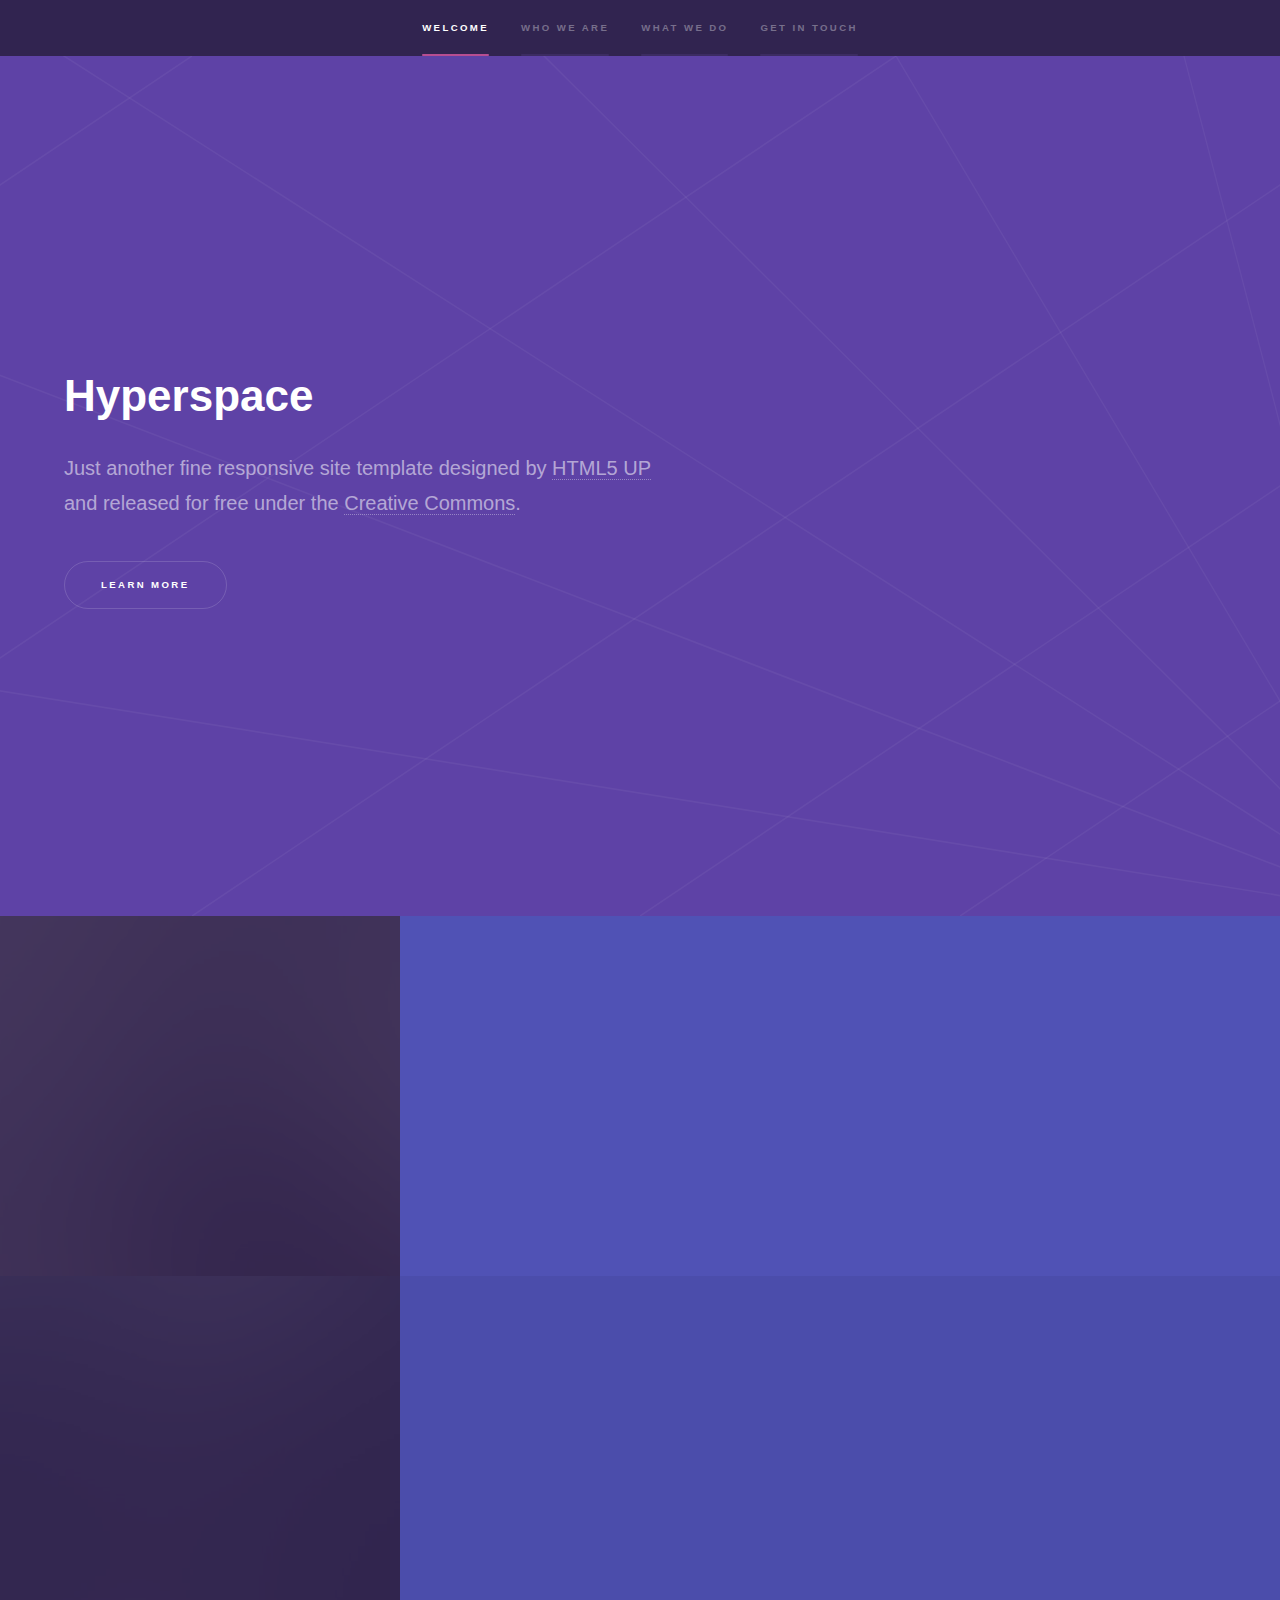
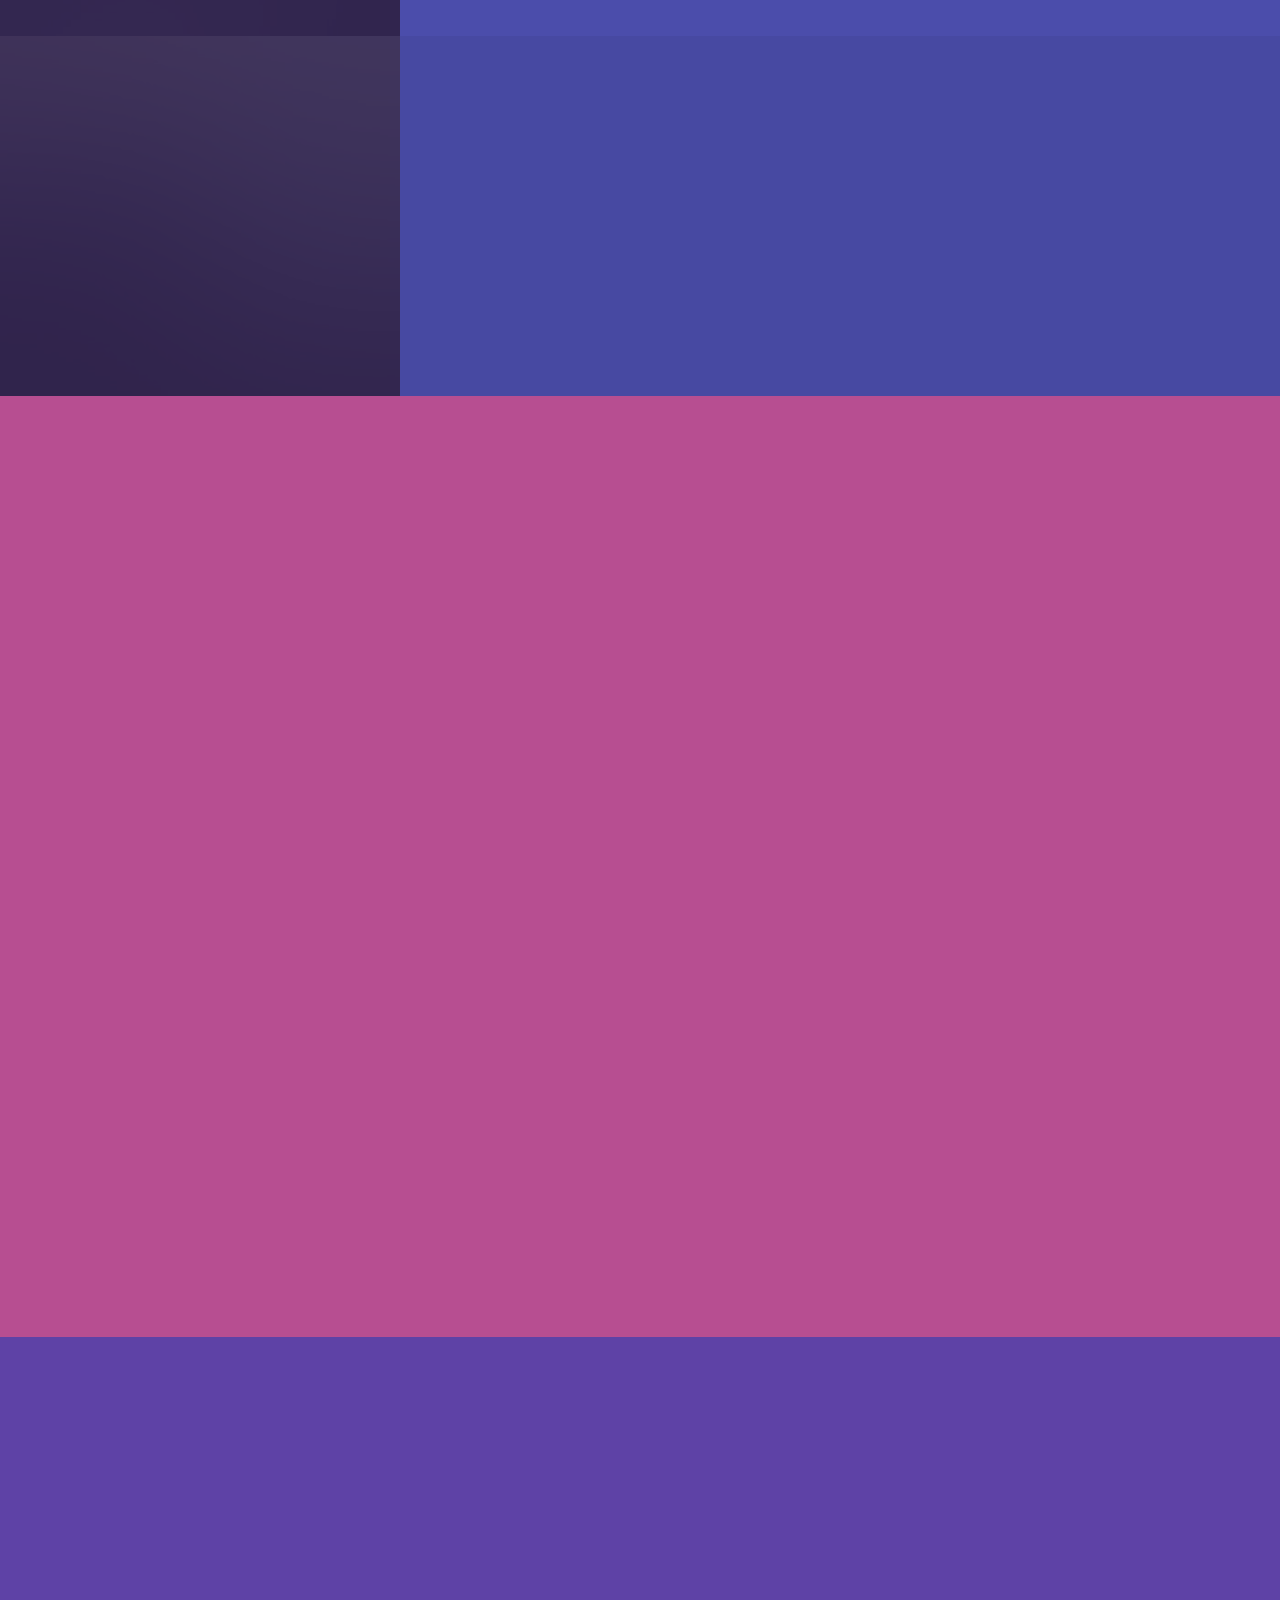
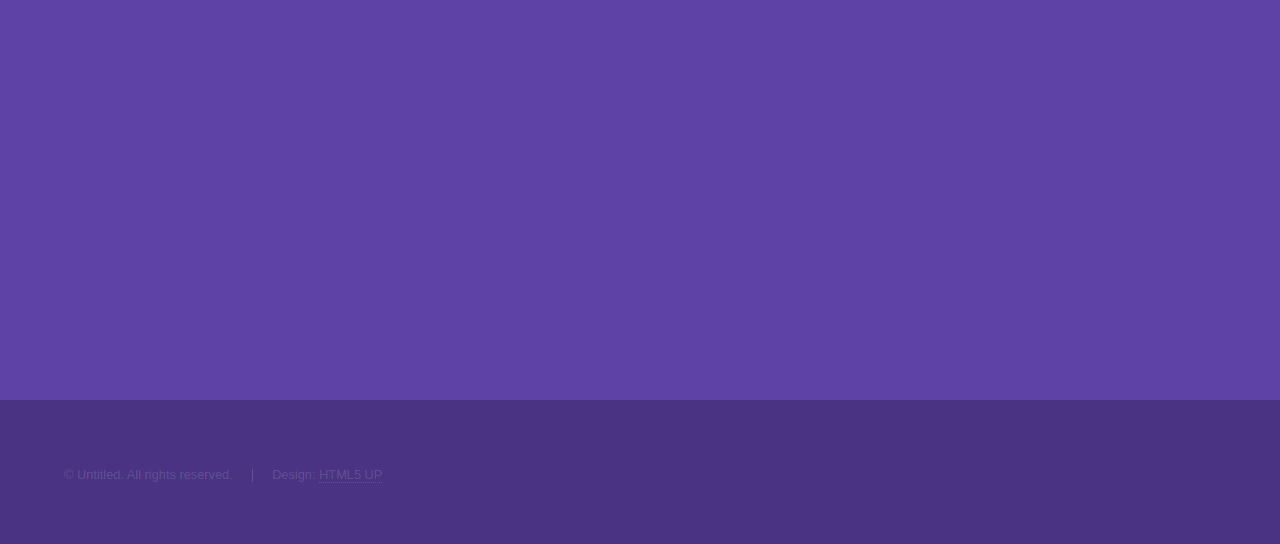
<file: index.html>
<!DOCTYPE HTML>
<!--
	Hyperspace by HTML5 UP
	html5up.net | @ajlkn
	Free for personal and commercial use under the CCA 3.0 license (html5up.net/license)
-->
<html>
	<head>
		<title>Hyperspace by HTML5 UP</title>
		<meta charset="utf-8" />
		<meta name="viewport" content="width=device-width, initial-scale=1, user-scalable=no" />
		<link rel="stylesheet" href="assets/css/main.css" />
		<noscript><link rel="stylesheet" href="assets/css/noscript.css" /></noscript>
	</head>
	<body class="is-preload">

		<!-- Sidebar -->
			<section id="sidebar">
				<div class="inner">
					<nav>
						<ul>
							<li><a href="#intro">Welcome</a></li>
							<li><a href="#one">Who we are</a></li>
							<li><a href="#two">What we do</a></li>
							<li><a href="#three">Get in touch</a></li>
						</ul>
					</nav>
				</div>
			</section>

		<!-- Wrapper -->
			<div id="wrapper">

				<!-- Intro -->
					<section id="intro" class="wrapper style1 fullscreen fade-up">
						<div class="inner">
							<h1>Hyperspace</h1>
							<p>Just another fine responsive site template designed by <a href="http://html5up.net">HTML5 UP</a><br />
							and released for free under the <a href="http://html5up.net/license">Creative Commons</a>.</p>
							<ul class="actions">
								<li><a href="#one" class="button scrolly">Learn more</a></li>
							</ul>
						</div>
					</section>

				<!-- One -->
					<section id="one" class="wrapper style2 spotlights">
						<section>
							<a href="#" class="image"><img src="images/pic01.jpg" alt="" data-position="center center" /></a>
							<div class="content">
								<div class="inner">
									<h2>Sed ipsum dolor</h2>
									<p>Phasellus convallis elit id ullamcorper pulvinar. Duis aliquam turpis mauris, eu ultricies erat malesuada quis. Aliquam dapibus.</p>
									<ul class="actions">
										<li><a href="generic.html" class="button">Learn more</a></li>
									</ul>
								</div>
							</div>
						</section>
						<section>
							<a href="#" class="image"><img src="images/pic02.jpg" alt="" data-position="top center" /></a>
							<div class="content">
								<div class="inner">
									<h2>Feugiat consequat</h2>
									<p>Phasellus convallis elit id ullamcorper pulvinar. Duis aliquam turpis mauris, eu ultricies erat malesuada quis. Aliquam dapibus.</p>
									<ul class="actions">
										<li><a href="generic.html" class="button">Learn more</a></li>
									</ul>
								</div>
							</div>
						</section>
						<section>
							<a href="#" class="image"><img src="images/pic03.jpg" alt="" data-position="25% 25%" /></a>
							<div class="content">
								<div class="inner">
									<h2>Ultricies aliquam</h2>
									<p>Phasellus convallis elit id ullamcorper pulvinar. Duis aliquam turpis mauris, eu ultricies erat malesuada quis. Aliquam dapibus.</p>
									<ul class="actions">
										<li><a href="generic.html" class="button">Learn more</a></li>
									</ul>
								</div>
							</div>
						</section>
					</section>

				<!-- Two -->
					<section id="two" class="wrapper style3 fade-up">
						<div class="inner">
							<h2>What we do</h2>
							<p>Phasellus convallis elit id ullamcorper pulvinar. Duis aliquam turpis mauris, eu ultricies erat malesuada quis. Aliquam dapibus, lacus eget hendrerit bibendum, urna est aliquam sem, sit amet imperdiet est velit quis lorem.</p>
							<div class="features">
								<section>
									<span class="icon solid major fa-code"></span>
									<h3>Lorem ipsum amet</h3>
									<p>Phasellus convallis elit id ullam corper amet et pulvinar. Duis aliquam turpis mauris, sed ultricies erat dapibus.</p>
								</section>
								<section>
									<span class="icon solid major fa-lock"></span>
									<h3>Aliquam sed nullam</h3>
									<p>Phasellus convallis elit id ullam corper amet et pulvinar. Duis aliquam turpis mauris, sed ultricies erat dapibus.</p>
								</section>
								<section>
									<span class="icon solid major fa-cog"></span>
									<h3>Sed erat ullam corper</h3>
									<p>Phasellus convallis elit id ullam corper amet et pulvinar. Duis aliquam turpis mauris, sed ultricies erat dapibus.</p>
								</section>
								<section>
									<span class="icon solid major fa-desktop"></span>
									<h3>Veroeros quis lorem</h3>
									<p>Phasellus convallis elit id ullam corper amet et pulvinar. Duis aliquam turpis mauris, sed ultricies erat dapibus.</p>
								</section>
								<section>
									<span class="icon solid major fa-link"></span>
									<h3>Urna quis bibendum</h3>
									<p>Phasellus convallis elit id ullam corper amet et pulvinar. Duis aliquam turpis mauris, sed ultricies erat dapibus.</p>
								</section>
								<section>
									<span class="icon major fa-gem"></span>
									<h3>Aliquam urna dapibus</h3>
									<p>Phasellus convallis elit id ullam corper amet et pulvinar. Duis aliquam turpis mauris, sed ultricies erat dapibus.</p>
								</section>
							</div>
							<ul class="actions">
								<li><a href="generic.html" class="button">Learn more</a></li>
							</ul>
						</div>
					</section>

				<!-- Three -->
					<section id="three" class="wrapper style1 fade-up">
						<div class="inner">
							<h2>Get in touch</h2>
							<p>Phasellus convallis elit id ullamcorper pulvinar. Duis aliquam turpis mauris, eu ultricies erat malesuada quis. Aliquam dapibus, lacus eget hendrerit bibendum, urna est aliquam sem, sit amet imperdiet est velit quis lorem.</p>
							<div class="split style1">
								<section>
									<form method="post" action="#">
										<div class="fields">
											<div class="field half">
												<label for="name">Name</label>
												<input type="text" name="name" id="name" />
											</div>
											<div class="field half">
												<label for="email">Email</label>
												<input type="text" name="email" id="email" />
											</div>
											<div class="field">
												<label for="message">Message</label>
												<textarea name="message" id="message" rows="5"></textarea>
											</div>
										</div>
										<ul class="actions">
											<li><a href="" class="button submit">Send Message</a></li>
										</ul>
									</form>
								</section>
								<section>
									<ul class="contact">
										<li>
											<h3>Address</h3>
											<span>12345 Somewhere Road #654<br />
											Nashville, TN 00000-0000<br />
											USA</span>
										</li>
										<li>
											<h3>Email</h3>
											<a href="#">user@untitled.tld</a>
										</li>
										<li>
											<h3>Phone</h3>
											<span>(000) 000-0000</span>
										</li>
										<li>
											<h3>Social</h3>
											<ul class="icons">
												<li><a href="#" class="icon brands fa-twitter"><span class="label">Twitter</span></a></li>
												<li><a href="#" class="icon brands fa-facebook-f"><span class="label">Facebook</span></a></li>
												<li><a href="#" class="icon brands fa-github"><span class="label">GitHub</span></a></li>
												<li><a href="#" class="icon brands fa-instagram"><span class="label">Instagram</span></a></li>
												<li><a href="#" class="icon brands fa-linkedin-in"><span class="label">LinkedIn</span></a></li>
											</ul>
										</li>
									</ul>
								</section>
							</div>
						</div>
					</section>

			</div>

		<!-- Footer -->
			<footer id="footer" class="wrapper style1-alt">
				<div class="inner">
					<ul class="menu">
						<li>&copy; Untitled. All rights reserved.</li><li>Design: <a href="http://html5up.net">HTML5 UP</a></li>
					</ul>
				</div>
			</footer>

		<!-- Scripts -->
			<script src="assets/js/jquery.min.js"></script>
			<script src="assets/js/jquery.scrollex.min.js"></script>
			<script src="assets/js/jquery.scrolly.min.js"></script>
			<script src="assets/js/browser.min.js"></script>
			<script src="assets/js/breakpoints.min.js"></script>
			<script src="assets/js/util.js"></script>
			<script src="assets/js/main.js"></script>

	</body>
</html>
</file>
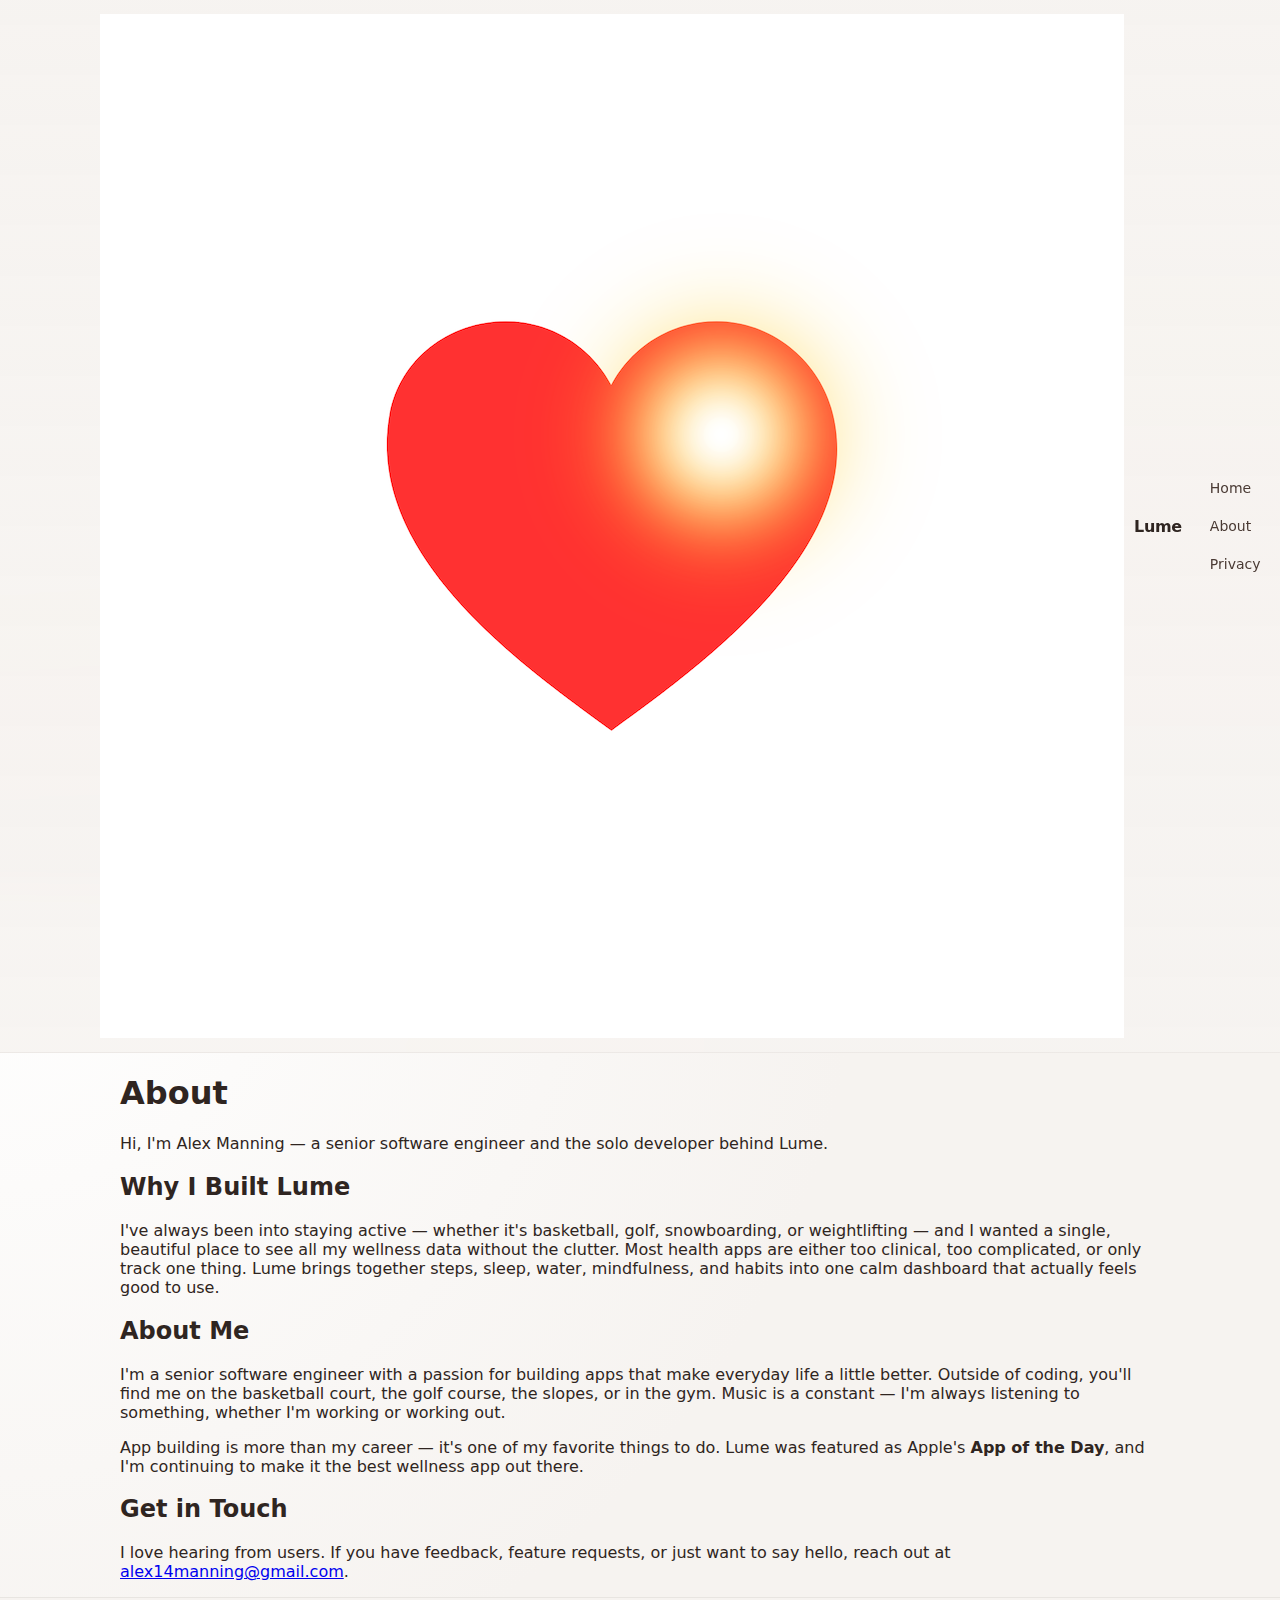
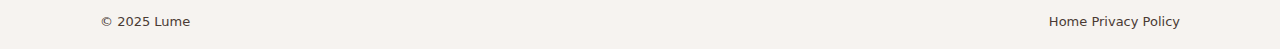
<file: about.html>
<!doctype html>
<html lang="en">
<head>
  <meta charset="utf-8" />
  <meta name="viewport" content="width=device-width, initial-scale=1" />
  <title>Lume — About</title>
  <link rel="icon" href="assets/icon.png" type="image/png" />
  <link rel="stylesheet" href="assets/style.css" />
</head>
<body>

  <header class="site-header">
    <div class="container header-inner">
      <a href="/" class="brand">
        <img src="assets/icon.png" alt="Lume" class="brand-icon" />
        <span class="brand-name">Lume</span>
      </a>
      <nav class="nav">
        <a href="/">Home</a>
        <a href="about.html">About</a>
        <a href="privacy.html">Privacy</a>
      </nav>
    </div>
  </header>

  <main>
    <section class="page-simple">
      <div class="container">
        <div class="page-simple-inner">
          <h1>About</h1>

          <p>
            Hi, I'm Alex Manning — a senior software engineer and the solo developer behind Lume.
          </p>

          <h2>Why I Built Lume</h2>
          <p>
            I've always been into staying active — whether it's basketball, golf, snowboarding,
            or weightlifting — and I wanted a single, beautiful place to see all my wellness data
            without the clutter. Most health apps are either too clinical, too complicated, or
            only track one thing. Lume brings together steps, sleep, water, mindfulness, and habits
            into one calm dashboard that actually feels good to use.
          </p>

          <h2>About Me</h2>
          <p>
            I'm a senior software engineer with a passion for building apps that make everyday life
            a little better. Outside of coding, you'll find me on the basketball court, the golf
            course, the slopes, or in the gym. Music is a constant — I'm always listening to
            something, whether I'm working or working out.
          </p>
          <p>
            App building is more than my career — it's one of my favorite things to do. Lume was
            featured as Apple's <strong>App of the Day</strong>, and I'm continuing to make it the
            best wellness app out there.
          </p>

          <h2>Get in Touch</h2>
          <p>
            I love hearing from users. If you have feedback, feature requests, or just want
            to say hello, reach out at <a href="mailto:alex14manning@gmail.com">alex14manning@gmail.com</a>.
          </p>
        </div>
      </div>
    </section>
  </main>

  <footer class="site-footer">
    <div class="container footer-inner">
      <span>&copy; 2025 Lume</span>
      <div class="footer-links">
        <a href="/">Home</a>
        <a href="privacy.html">Privacy Policy</a>
      </div>
    </div>
  </footer>

</body>
</html>
</file>
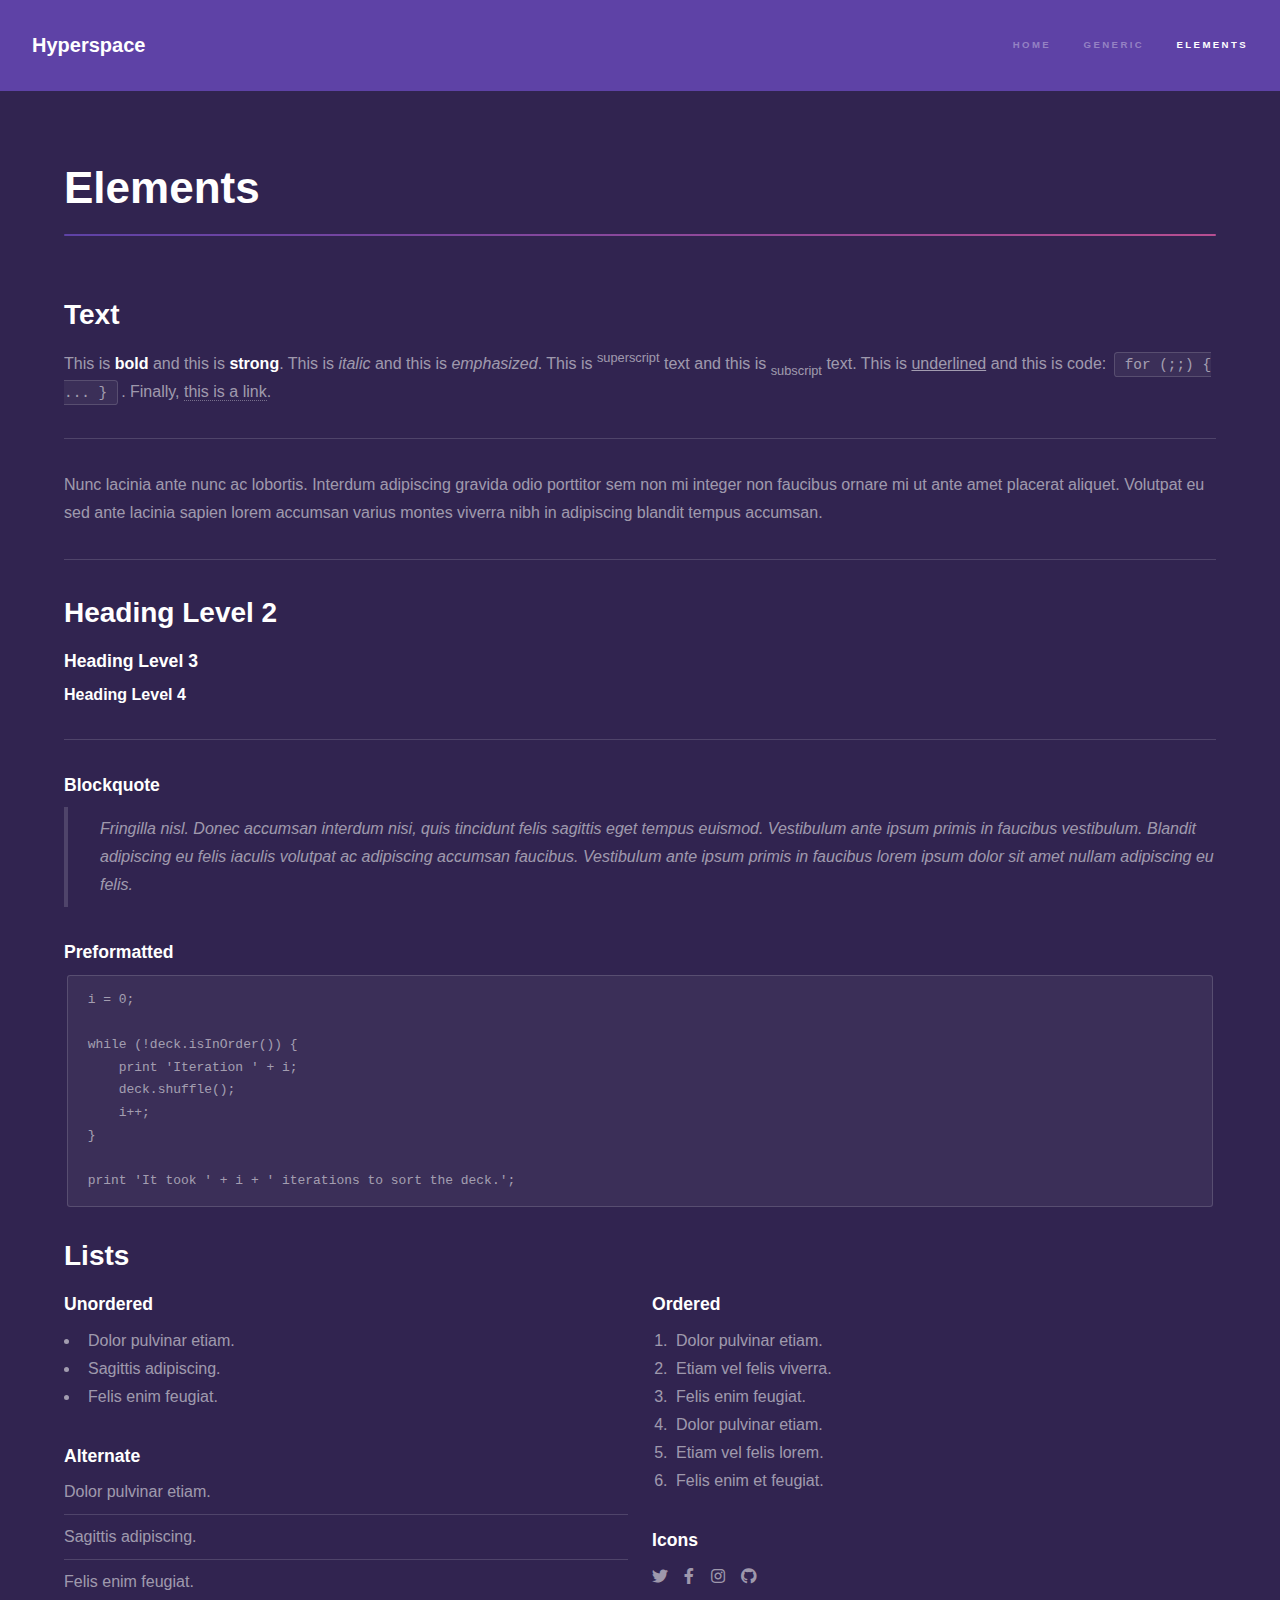
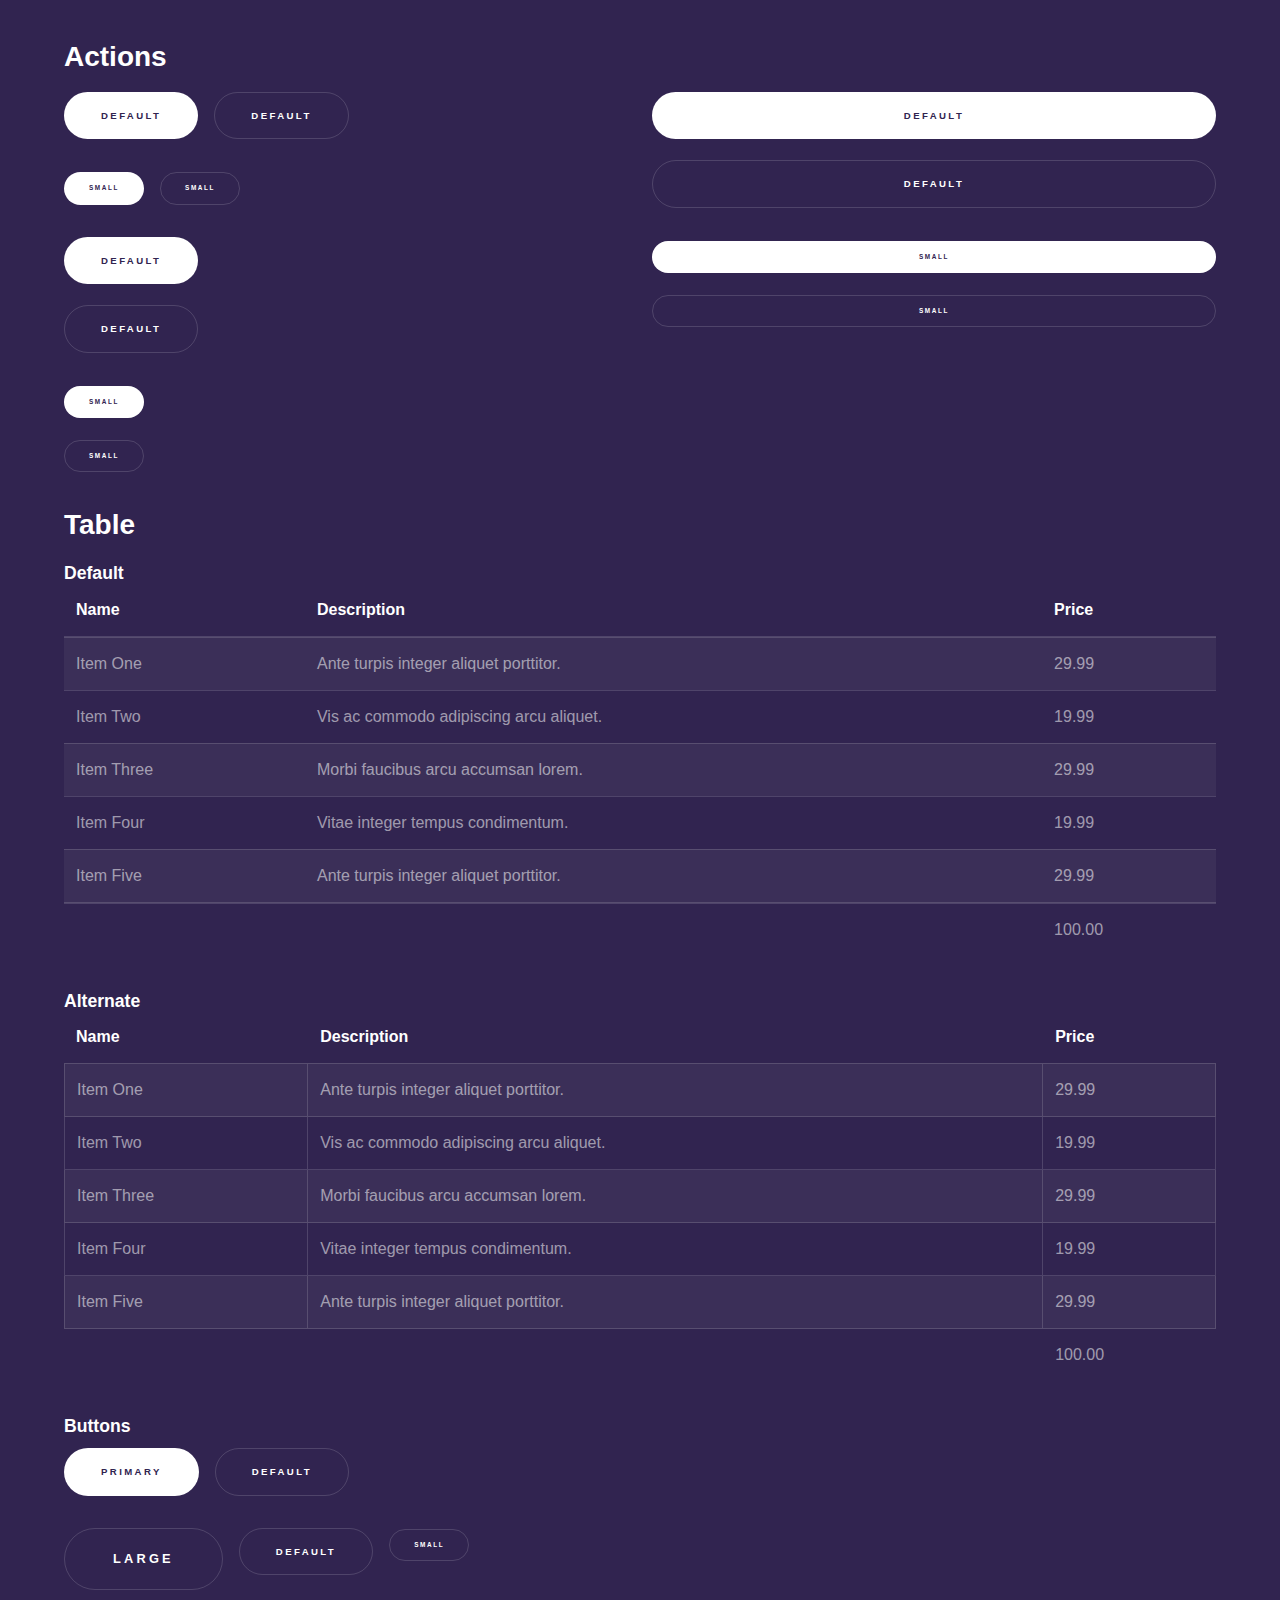
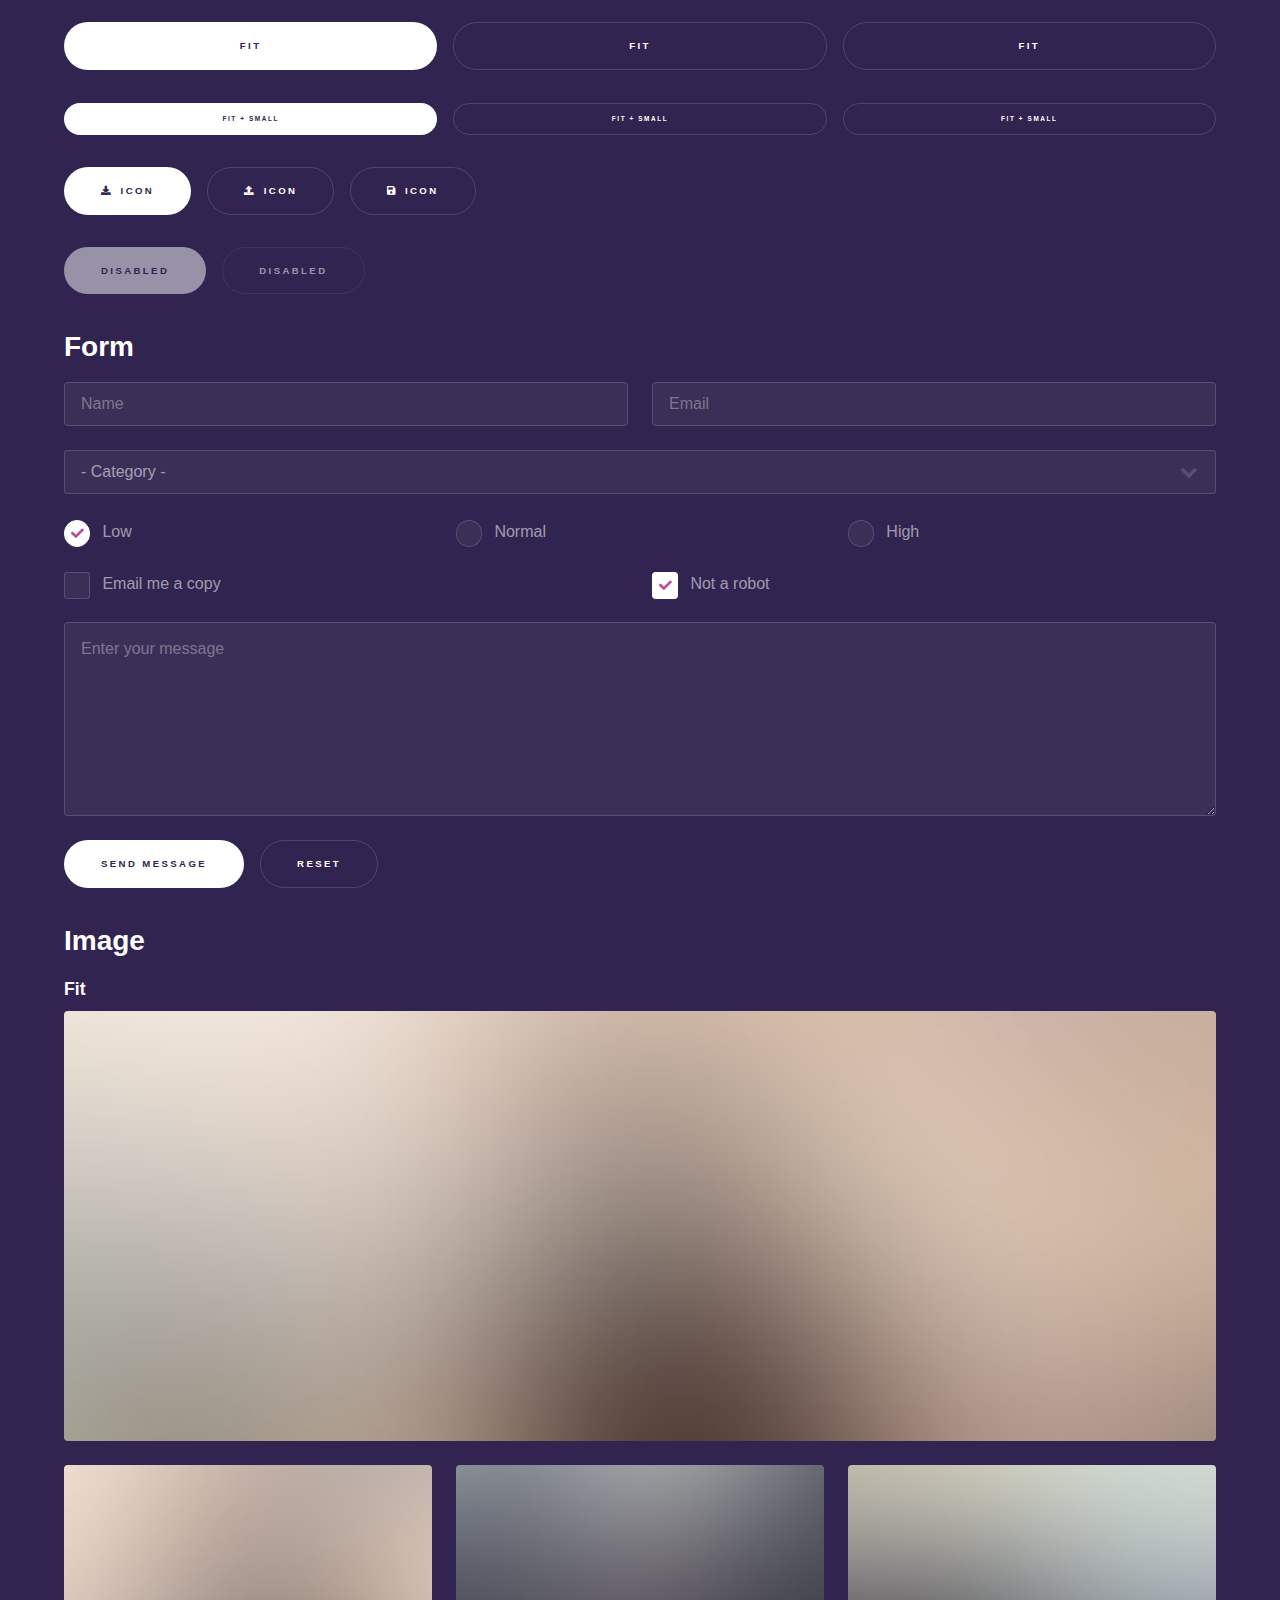
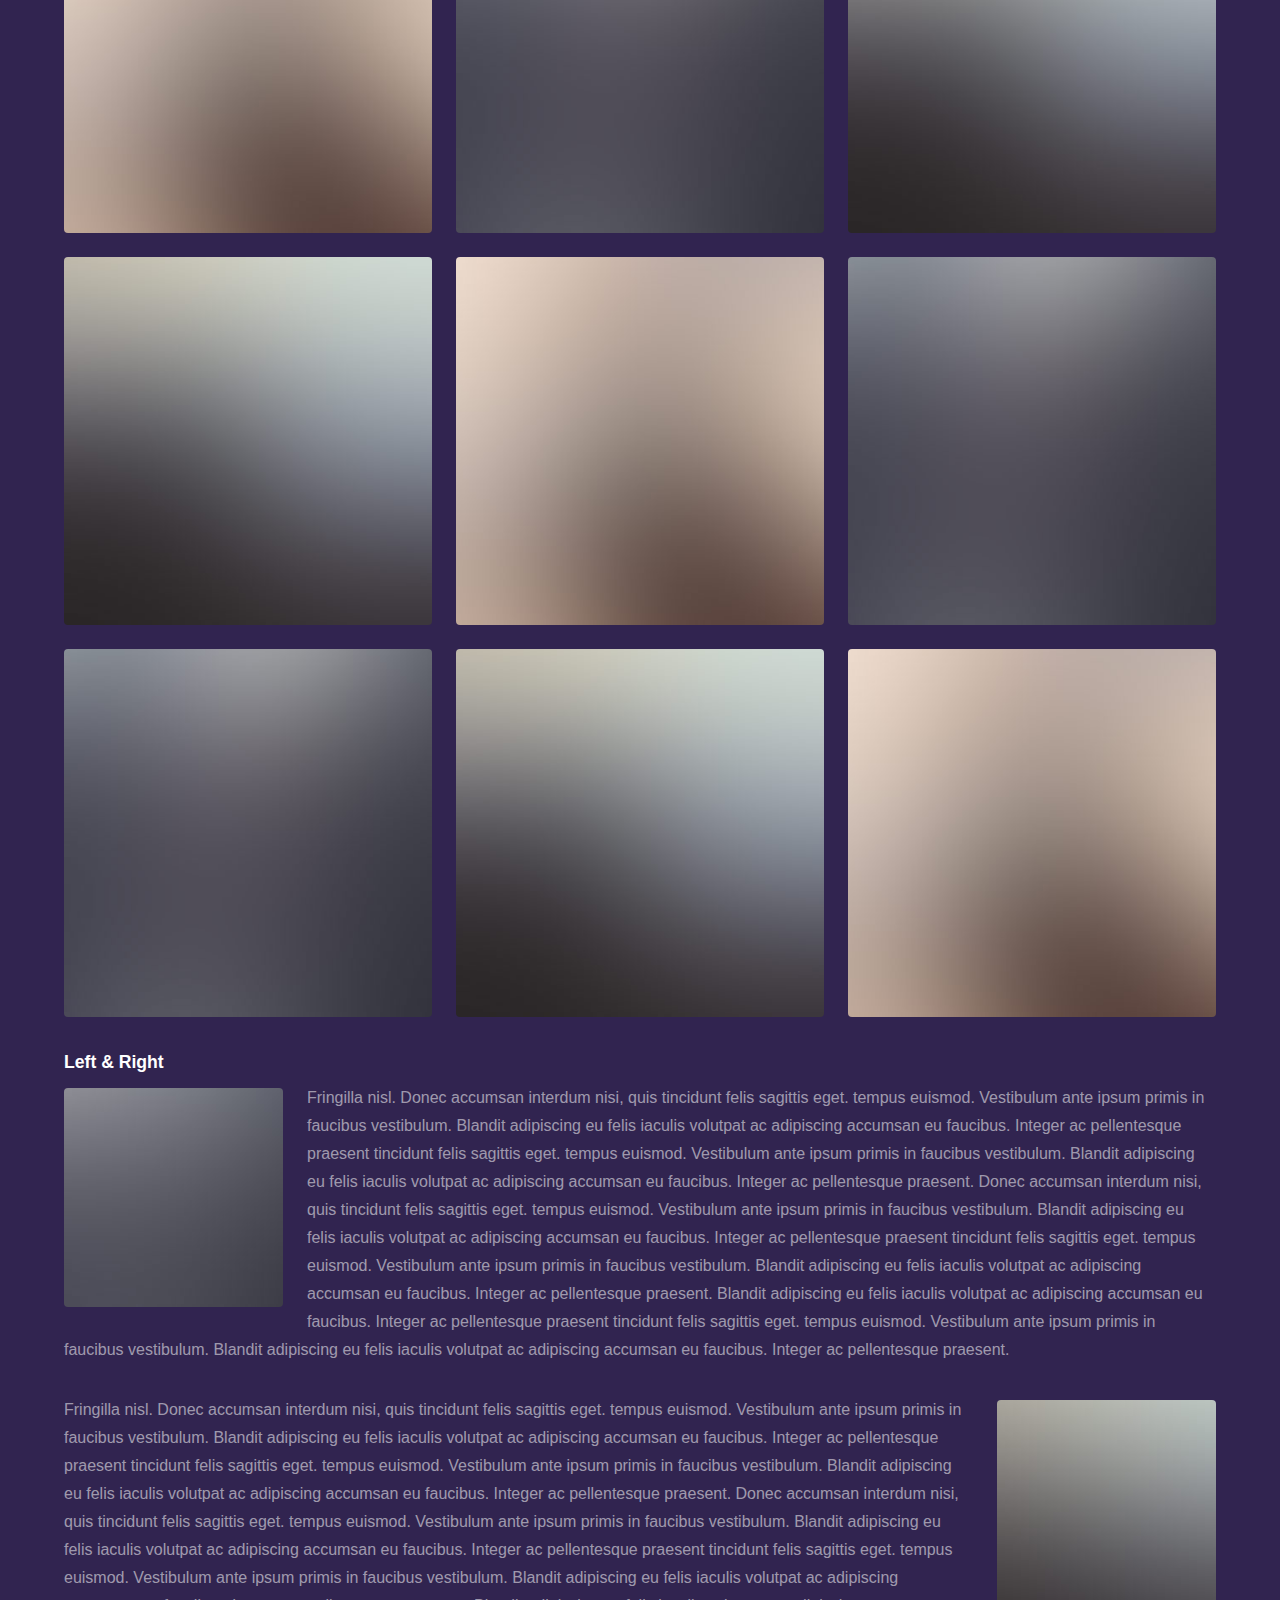
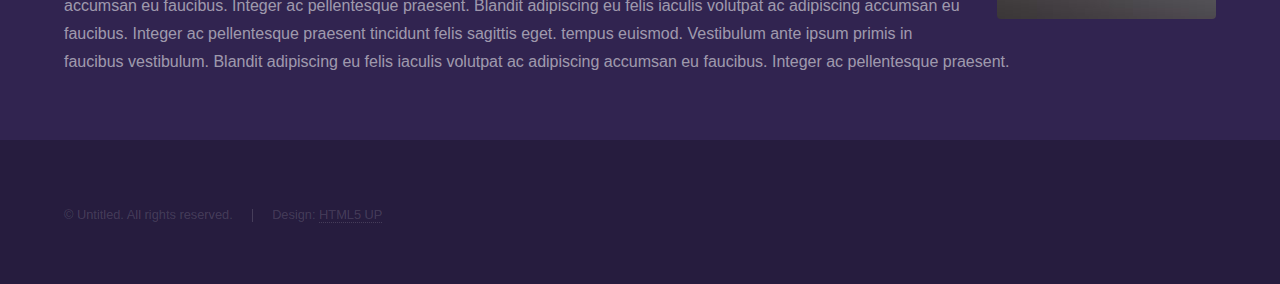
<file: elements.html>
<!DOCTYPE HTML>
<!--
	Hyperspace by HTML5 UP
	html5up.net | @ajlkn
	Free for personal and commercial use under the CCA 3.0 license (html5up.net/license)
-->
<html>
	<head>
		<title>Elements - Hyperspace by HTML5 UP</title>
		<meta charset="utf-8" />
		<meta name="viewport" content="width=device-width, initial-scale=1, user-scalable=no" />
		<link rel="stylesheet" href="assets/css/main.css" />
		<noscript><link rel="stylesheet" href="assets/css/noscript.css" /></noscript>
	</head>
	<body class="is-preload">

		<!-- Header -->
			<header id="header">
				<a href="index.html" class="title">Hyperspace</a>
				<nav>
					<ul>
						<li><a href="index.html">Home</a></li>
						<li><a href="generic.html">Generic</a></li>
						<li><a href="elements.html"  class="active">Elements</a></li>
					</ul>
				</nav>
			</header>

		<!-- Wrapper -->
			<div id="wrapper">

				<!-- Main -->
					<section id="main" class="wrapper">
						<div class="inner">
							<h1 class="major">Elements</h1>

							<!-- Text -->
								<section>
									<h2>Text</h2>
									<p>This is <b>bold</b> and this is <strong>strong</strong>. This is <i>italic</i> and this is <em>emphasized</em>.
									This is <sup>superscript</sup> text and this is <sub>subscript</sub> text.
									This is <u>underlined</u> and this is code: <code>for (;;) { ... }</code>. Finally, <a href="#">this is a link</a>.</p>
									<hr />
									<p>Nunc lacinia ante nunc ac lobortis. Interdum adipiscing gravida odio porttitor sem non mi integer non faucibus ornare mi ut ante amet placerat aliquet. Volutpat eu sed ante lacinia sapien lorem accumsan varius montes viverra nibh in adipiscing blandit tempus accumsan.</p>
									<hr />
									<h2>Heading Level 2</h2>
									<h3>Heading Level 3</h3>
									<h4>Heading Level 4</h4>
									<hr />
									<h3>Blockquote</h3>
									<blockquote>Fringilla nisl. Donec accumsan interdum nisi, quis tincidunt felis sagittis eget tempus euismod. Vestibulum ante ipsum primis in faucibus vestibulum. Blandit adipiscing eu felis iaculis volutpat ac adipiscing accumsan faucibus. Vestibulum ante ipsum primis in faucibus lorem ipsum dolor sit amet nullam adipiscing eu felis.</blockquote>
									<h3>Preformatted</h3>
									<pre><code>i = 0;

while (!deck.isInOrder()) {
    print 'Iteration ' + i;
    deck.shuffle();
    i++;
}

print 'It took ' + i + ' iterations to sort the deck.';</code></pre>
								</section>

							<!-- Lists -->
								<section>
									<h2>Lists</h2>
									<div class="row">
										<div class="col-6 col-12-medium">
											<h3>Unordered</h3>
											<ul>
												<li>Dolor pulvinar etiam.</li>
												<li>Sagittis adipiscing.</li>
												<li>Felis enim feugiat.</li>
											</ul>
											<h3>Alternate</h3>
											<ul class="alt">
												<li>Dolor pulvinar etiam.</li>
												<li>Sagittis adipiscing.</li>
												<li>Felis enim feugiat.</li>
											</ul>
										</div>
										<div class="col-6 col-12-medium">
											<h3>Ordered</h3>
											<ol>
												<li>Dolor pulvinar etiam.</li>
												<li>Etiam vel felis viverra.</li>
												<li>Felis enim feugiat.</li>
												<li>Dolor pulvinar etiam.</li>
												<li>Etiam vel felis lorem.</li>
												<li>Felis enim et feugiat.</li>
											</ol>
											<h3>Icons</h3>
											<ul class="icons">
												<li><a href="#" class="icon brands fa-twitter"><span class="label">Twitter</span></a></li>
												<li><a href="#" class="icon brands fa-facebook-f"><span class="label">Facebook</span></a></li>
												<li><a href="#" class="icon brands fa-instagram"><span class="label">Instagram</span></a></li>
												<li><a href="#" class="icon brands fa-github"><span class="label">Github</span></a></li>
											</ul>
										</div>
									</div>
									<h2>Actions</h2>
									<div class="row">
										<div class="col-6 col-12-medium">
											<ul class="actions">
												<li><a href="#" class="button primary">Default</a></li>
												<li><a href="#" class="button">Default</a></li>
											</ul>
											<ul class="actions small">
												<li><a href="#" class="button primary small">Small</a></li>
												<li><a href="#" class="button small">Small</a></li>
											</ul>
											<ul class="actions stacked">
												<li><a href="#" class="button primary">Default</a></li>
												<li><a href="#" class="button">Default</a></li>
											</ul>
											<ul class="actions stacked">
												<li><a href="#" class="button primary small">Small</a></li>
												<li><a href="#" class="button small">Small</a></li>
											</ul>
										</div>
										<div class="col-6 col-12-medium">
											<ul class="actions stacked">
												<li><a href="#" class="button primary fit">Default</a></li>
												<li><a href="#" class="button fit">Default</a></li>
											</ul>
											<ul class="actions stacked">
												<li><a href="#" class="button primary small fit">Small</a></li>
												<li><a href="#" class="button small fit">Small</a></li>
											</ul>
										</div>
									</div>
								</section>

							<!-- Table -->
								<section>
									<h2>Table</h2>
									<h3>Default</h3>
									<div class="table-wrapper">
										<table>
											<thead>
												<tr>
													<th>Name</th>
													<th>Description</th>
													<th>Price</th>
												</tr>
											</thead>
											<tbody>
												<tr>
													<td>Item One</td>
													<td>Ante turpis integer aliquet porttitor.</td>
													<td>29.99</td>
												</tr>
												<tr>
													<td>Item Two</td>
													<td>Vis ac commodo adipiscing arcu aliquet.</td>
													<td>19.99</td>
												</tr>
												<tr>
													<td>Item Three</td>
													<td> Morbi faucibus arcu accumsan lorem.</td>
													<td>29.99</td>
												</tr>
												<tr>
													<td>Item Four</td>
													<td>Vitae integer tempus condimentum.</td>
													<td>19.99</td>
												</tr>
												<tr>
													<td>Item Five</td>
													<td>Ante turpis integer aliquet porttitor.</td>
													<td>29.99</td>
												</tr>
											</tbody>
											<tfoot>
												<tr>
													<td colspan="2"></td>
													<td>100.00</td>
												</tr>
											</tfoot>
										</table>
									</div>

									<h3>Alternate</h3>
									<div class="table-wrapper">
										<table class="alt">
											<thead>
												<tr>
													<th>Name</th>
													<th>Description</th>
													<th>Price</th>
												</tr>
											</thead>
											<tbody>
												<tr>
													<td>Item One</td>
													<td>Ante turpis integer aliquet porttitor.</td>
													<td>29.99</td>
												</tr>
												<tr>
													<td>Item Two</td>
													<td>Vis ac commodo adipiscing arcu aliquet.</td>
													<td>19.99</td>
												</tr>
												<tr>
													<td>Item Three</td>
													<td> Morbi faucibus arcu accumsan lorem.</td>
													<td>29.99</td>
												</tr>
												<tr>
													<td>Item Four</td>
													<td>Vitae integer tempus condimentum.</td>
													<td>19.99</td>
												</tr>
												<tr>
													<td>Item Five</td>
													<td>Ante turpis integer aliquet porttitor.</td>
													<td>29.99</td>
												</tr>
											</tbody>
											<tfoot>
												<tr>
													<td colspan="2"></td>
													<td>100.00</td>
												</tr>
											</tfoot>
										</table>
									</div>
								</section>

							<!-- Buttons -->
								<section>
									<h3>Buttons</h3>
									<ul class="actions">
										<li><a href="#" class="button primary">Primary</a></li>
										<li><a href="#" class="button">Default</a></li>
									</ul>
									<ul class="actions">
										<li><a href="#" class="button large">Large</a></li>
										<li><a href="#" class="button">Default</a></li>
										<li><a href="#" class="button small">Small</a></li>
									</ul>
									<ul class="actions fit">
										<li><a href="#" class="button primary fit">Fit</a></li>
										<li><a href="#" class="button fit">Fit</a></li>
										<li><a href="#" class="button fit">Fit</a></li>
									</ul>
									<ul class="actions fit small">
										<li><a href="#" class="button primary fit small">Fit + Small</a></li>
										<li><a href="#" class="button fit small">Fit + Small</a></li>
										<li><a href="#" class="button fit small">Fit + Small</a></li>
									</ul>
									<ul class="actions">
										<li><a href="#" class="button primary icon solid fa-download">Icon</a></li>
										<li><a href="#" class="button icon solid fa-upload">Icon</a></li>
										<li><a href="#" class="button icon solid fa-save">Icon</a></li>
									</ul>
									<ul class="actions">
										<li><span class="button primary disabled">Disabled</span></li>
										<li><span class="button disabled">Disabled</span></li>
									</ul>
								</section>

							<!-- Form -->
								<section>
									<h2>Form</h2>
									<form method="post" action="#">
										<div class="row gtr-uniform">
											<div class="col-6 col-12-xsmall">
												<input type="text" name="demo-name" id="demo-name" value="" placeholder="Name" />
											</div>
											<div class="col-6 col-12-xsmall">
												<input type="email" name="demo-email" id="demo-email" value="" placeholder="Email" />
											</div>
											<div class="col-12">
												<select name="demo-category" id="demo-category">
													<option value="">- Category -</option>
													<option value="1">Manufacturing</option>
													<option value="1">Shipping</option>
													<option value="1">Administration</option>
													<option value="1">Human Resources</option>
												</select>
											</div>
											<div class="col-4 col-12-small">
												<input type="radio" id="demo-priority-low" name="demo-priority" checked>
												<label for="demo-priority-low">Low</label>
											</div>
											<div class="col-4 col-12-small">
												<input type="radio" id="demo-priority-normal" name="demo-priority">
												<label for="demo-priority-normal">Normal</label>
											</div>
											<div class="col-4 col-12-small">
												<input type="radio" id="demo-priority-high" name="demo-priority">
												<label for="demo-priority-high">High</label>
											</div>
											<div class="col-6 col-12-small">
												<input type="checkbox" id="demo-copy" name="demo-copy">
												<label for="demo-copy">Email me a copy</label>
											</div>
											<div class="col-6 col-12-small">
												<input type="checkbox" id="demo-human" name="demo-human" checked>
												<label for="demo-human">Not a robot</label>
											</div>
											<div class="col-12">
												<textarea name="demo-message" id="demo-message" placeholder="Enter your message" rows="6"></textarea>
											</div>
											<div class="col-12">
												<ul class="actions">
													<li><input type="submit" value="Send Message" class="primary" /></li>
													<li><input type="reset" value="Reset" /></li>
												</ul>
											</div>
										</div>
									</form>
								</section>

							<!-- Image -->
								<section>
									<h2>Image</h2>
									<h3>Fit</h3>
									<div class="box alt">
										<div class="row gtr-uniform">
											<div class="col-12"><span class="image fit"><img src="images/pic04.jpg" alt="" /></span></div>
											<div class="col-4"><span class="image fit"><img src="images/pic01.jpg" alt="" /></span></div>
											<div class="col-4"><span class="image fit"><img src="images/pic02.jpg" alt="" /></span></div>
											<div class="col-4"><span class="image fit"><img src="images/pic03.jpg" alt="" /></span></div>
											<div class="col-4"><span class="image fit"><img src="images/pic03.jpg" alt="" /></span></div>
											<div class="col-4"><span class="image fit"><img src="images/pic01.jpg" alt="" /></span></div>
											<div class="col-4"><span class="image fit"><img src="images/pic02.jpg" alt="" /></span></div>
											<div class="col-4"><span class="image fit"><img src="images/pic02.jpg" alt="" /></span></div>
											<div class="col-4"><span class="image fit"><img src="images/pic03.jpg" alt="" /></span></div>
											<div class="col-4"><span class="image fit"><img src="images/pic01.jpg" alt="" /></span></div>
										</div>
									</div>
									<h3>Left &amp; Right</h3>
									<p><span class="image left"><img src="images/pic05.jpg" alt="" /></span>Fringilla nisl. Donec accumsan interdum nisi, quis tincidunt felis sagittis eget. tempus euismod. Vestibulum ante ipsum primis in faucibus vestibulum. Blandit adipiscing eu felis iaculis volutpat ac adipiscing accumsan eu faucibus. Integer ac pellentesque praesent tincidunt felis sagittis eget. tempus euismod. Vestibulum ante ipsum primis in faucibus vestibulum. Blandit adipiscing eu felis iaculis volutpat ac adipiscing accumsan eu faucibus. Integer ac pellentesque praesent. Donec accumsan interdum nisi, quis tincidunt felis sagittis eget. tempus euismod. Vestibulum ante ipsum primis in faucibus vestibulum. Blandit adipiscing eu felis iaculis volutpat ac adipiscing accumsan eu faucibus. Integer ac pellentesque praesent tincidunt felis sagittis eget. tempus euismod. Vestibulum ante ipsum primis in faucibus vestibulum. Blandit adipiscing eu felis iaculis volutpat ac adipiscing accumsan eu faucibus. Integer ac pellentesque praesent. Blandit adipiscing eu felis iaculis volutpat ac adipiscing accumsan eu faucibus. Integer ac pellentesque praesent tincidunt felis sagittis eget. tempus euismod. Vestibulum ante ipsum primis in faucibus vestibulum. Blandit adipiscing eu felis iaculis volutpat ac adipiscing accumsan eu faucibus. Integer ac pellentesque praesent.</p>
									<p><span class="image right"><img src="images/pic06.jpg" alt="" /></span>Fringilla nisl. Donec accumsan interdum nisi, quis tincidunt felis sagittis eget. tempus euismod. Vestibulum ante ipsum primis in faucibus vestibulum. Blandit adipiscing eu felis iaculis volutpat ac adipiscing accumsan eu faucibus. Integer ac pellentesque praesent tincidunt felis sagittis eget. tempus euismod. Vestibulum ante ipsum primis in faucibus vestibulum. Blandit adipiscing eu felis iaculis volutpat ac adipiscing accumsan eu faucibus. Integer ac pellentesque praesent. Donec accumsan interdum nisi, quis tincidunt felis sagittis eget. tempus euismod. Vestibulum ante ipsum primis in faucibus vestibulum. Blandit adipiscing eu felis iaculis volutpat ac adipiscing accumsan eu faucibus. Integer ac pellentesque praesent tincidunt felis sagittis eget. tempus euismod. Vestibulum ante ipsum primis in faucibus vestibulum. Blandit adipiscing eu felis iaculis volutpat ac adipiscing accumsan eu faucibus. Integer ac pellentesque praesent. Blandit adipiscing eu felis iaculis volutpat ac adipiscing accumsan eu faucibus. Integer ac pellentesque praesent tincidunt felis sagittis eget. tempus euismod. Vestibulum ante ipsum primis in faucibus vestibulum. Blandit adipiscing eu felis iaculis volutpat ac adipiscing accumsan eu faucibus. Integer ac pellentesque praesent.</p>
								</section>

						</div>
					</section>

			</div>

		<!-- Footer -->
			<footer id="footer" class="wrapper alt">
				<div class="inner">
					<ul class="menu">
						<li>&copy; Untitled. All rights reserved.</li><li>Design: <a href="http://html5up.net">HTML5 UP</a></li>
					</ul>
				</div>
			</footer>

		<!-- Scripts -->
			<script src="assets/js/jquery.min.js"></script>
			<script src="assets/js/jquery.scrollex.min.js"></script>
			<script src="assets/js/jquery.scrolly.min.js"></script>
			<script src="assets/js/browser.min.js"></script>
			<script src="assets/js/breakpoints.min.js"></script>
			<script src="assets/js/util.js"></script>
			<script src="assets/js/main.js"></script>

	</body>
</html>
</file>
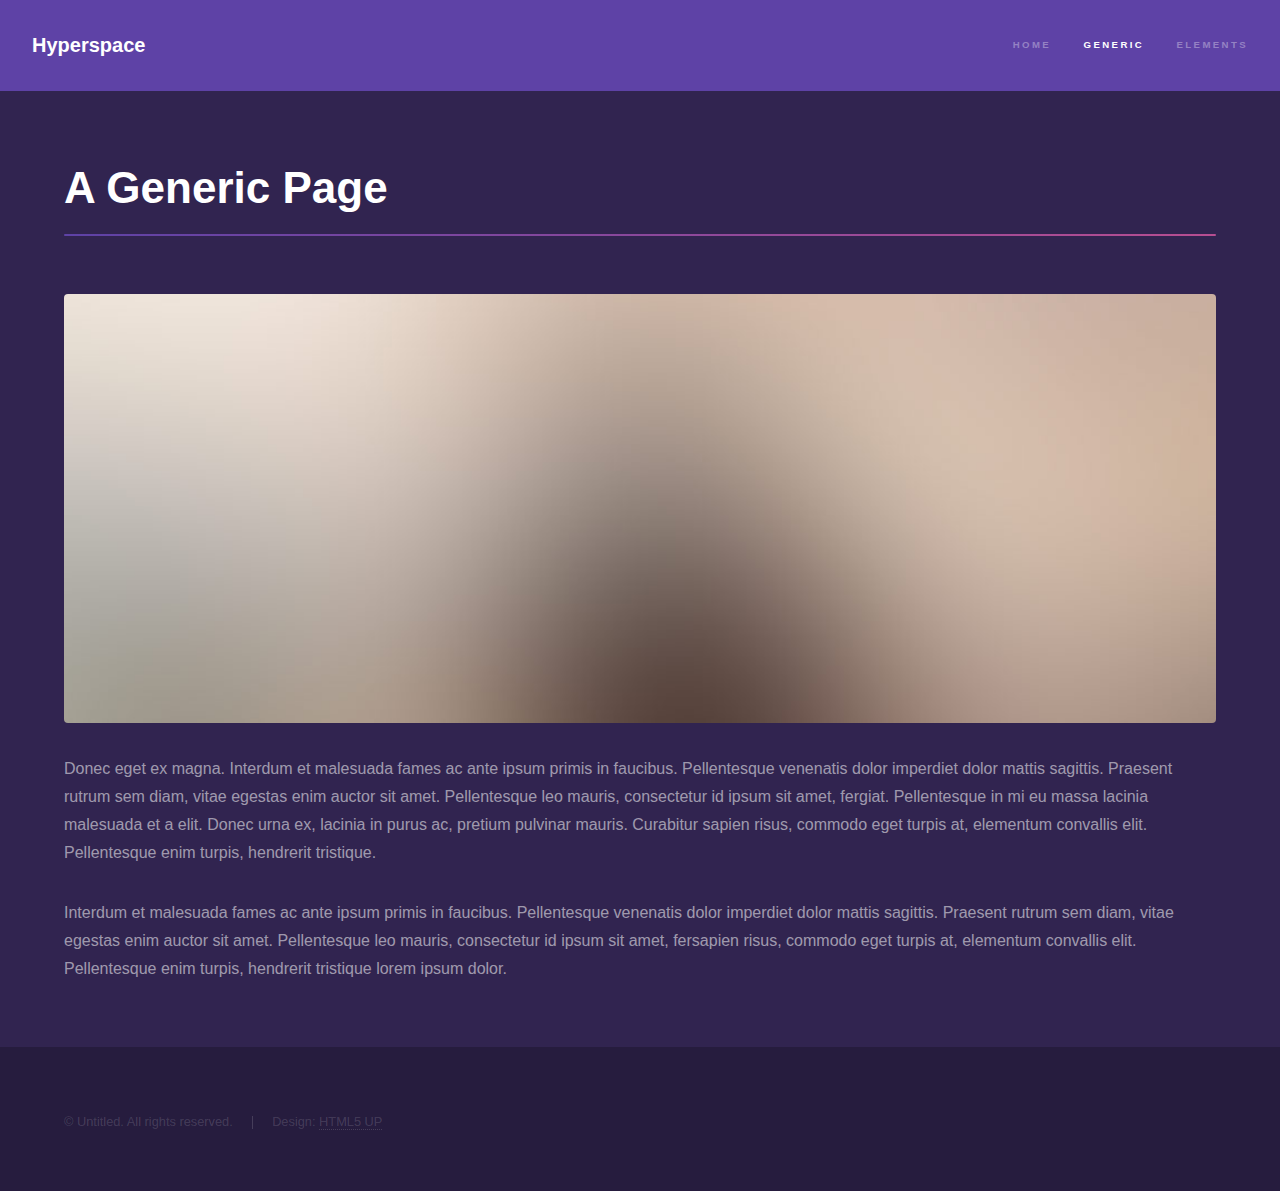
<file: generic.html>
<!DOCTYPE HTML>
<!--
	Hyperspace by HTML5 UP
	html5up.net | @ajlkn
	Free for personal and commercial use under the CCA 3.0 license (html5up.net/license)
-->
<html>
	<head>
		<title>Generic - Hyperspace by HTML5 UP</title>
		<meta charset="utf-8" />
		<meta name="viewport" content="width=device-width, initial-scale=1, user-scalable=no" />
		<link rel="stylesheet" href="assets/css/main.css" />
		<noscript><link rel="stylesheet" href="assets/css/noscript.css" /></noscript>
	</head>
	<body class="is-preload">

		<!-- Header -->
			<header id="header">
				<a href="index.html" class="title">Hyperspace</a>
				<nav>
					<ul>
						<li><a href="index.html">Home</a></li>
						<li><a href="generic.html" class="active">Generic</a></li>
						<li><a href="elements.html">Elements</a></li>
					</ul>
				</nav>
			</header>

		<!-- Wrapper -->
			<div id="wrapper">

				<!-- Main -->
					<section id="main" class="wrapper">
						<div class="inner">
							<h1 class="major">A Generic Page</h1>
							<span class="image fit"><img src="images/pic04.jpg" alt="" /></span>
							<p>Donec eget ex magna. Interdum et malesuada fames ac ante ipsum primis in faucibus. Pellentesque venenatis dolor imperdiet dolor mattis sagittis. Praesent rutrum sem diam, vitae egestas enim auctor sit amet. Pellentesque leo mauris, consectetur id ipsum sit amet, fergiat. Pellentesque in mi eu massa lacinia malesuada et a elit. Donec urna ex, lacinia in purus ac, pretium pulvinar mauris. Curabitur sapien risus, commodo eget turpis at, elementum convallis elit. Pellentesque enim turpis, hendrerit tristique.</p>
							<p>Interdum et malesuada fames ac ante ipsum primis in faucibus. Pellentesque venenatis dolor imperdiet dolor mattis sagittis. Praesent rutrum sem diam, vitae egestas enim auctor sit amet. Pellentesque leo mauris, consectetur id ipsum sit amet, fersapien risus, commodo eget turpis at, elementum convallis elit. Pellentesque enim turpis, hendrerit tristique lorem ipsum dolor.</p>
						</div>
					</section>

			</div>

		<!-- Footer -->
			<footer id="footer" class="wrapper alt">
				<div class="inner">
					<ul class="menu">
						<li>&copy; Untitled. All rights reserved.</li><li>Design: <a href="http://html5up.net">HTML5 UP</a></li>
					</ul>
				</div>
			</footer>

		<!-- Scripts -->
			<script src="assets/js/jquery.min.js"></script>
			<script src="assets/js/jquery.scrollex.min.js"></script>
			<script src="assets/js/jquery.scrolly.min.js"></script>
			<script src="assets/js/browser.min.js"></script>
			<script src="assets/js/breakpoints.min.js"></script>
			<script src="assets/js/util.js"></script>
			<script src="assets/js/main.js"></script>

	</body>
</html>
</file>
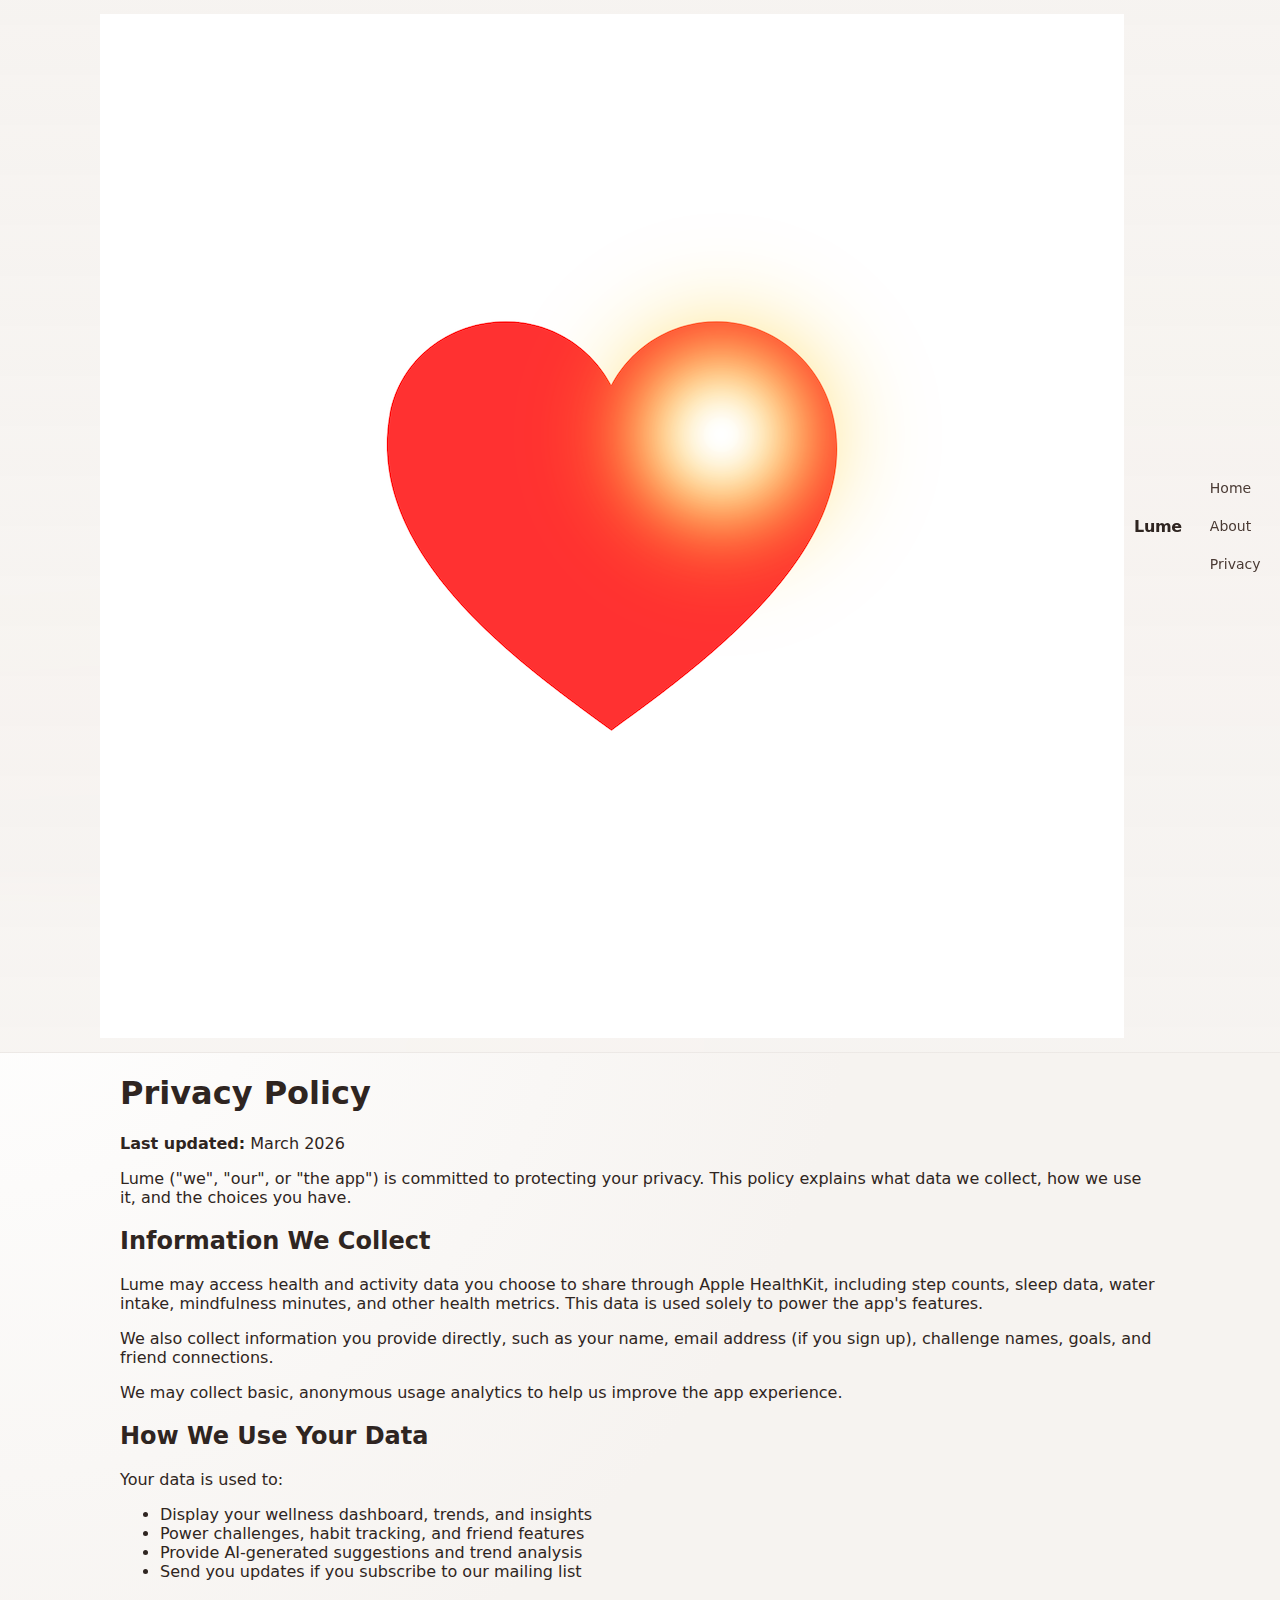
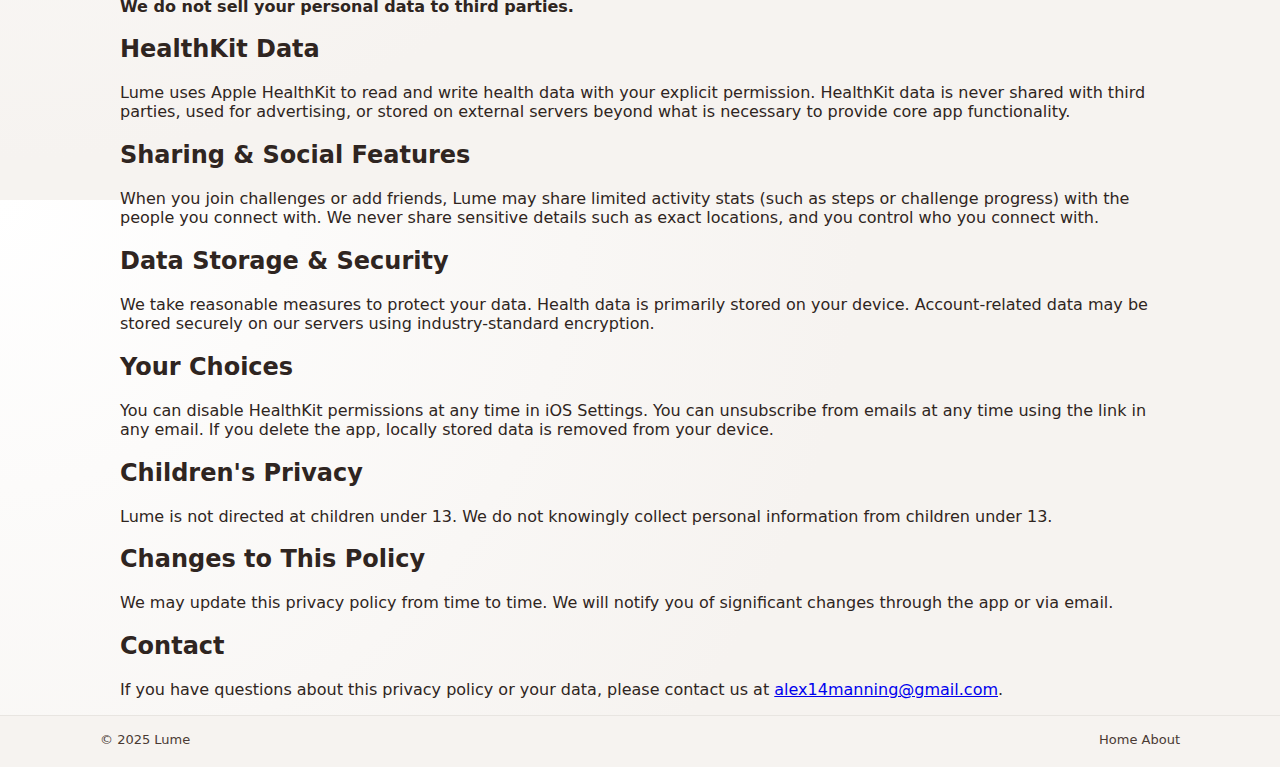
<file: privacy.html>
<!doctype html>
<html lang="en">
<head>
  <meta charset="utf-8" />
  <meta name="viewport" content="width=device-width, initial-scale=1" />
  <title>Lume — Privacy Policy</title>
  <link rel="icon" href="assets/icon.png" type="image/png" />
  <link rel="stylesheet" href="assets/style.css" />
</head>
<body>

  <header class="site-header">
    <div class="container header-inner">
      <a href="index.html" class="brand">
        <img src="assets/icon.png" alt="Lume" class="brand-icon" />
        <span class="brand-name">Lume</span>
      </a>
      <nav class="nav">
        <a href="index.html">Home</a>
        <a href="about.html">About</a>
        <a href="privacy.html">Privacy</a>
      </nav>
    </div>
  </header>

  <main>
    <section class="page-simple">
      <div class="container">
        <div class="page-simple-inner">
          <h1>Privacy Policy</h1>
          <p><strong>Last updated:</strong> March 2026</p>

          <p>
            Lume ("we", "our", or "the app") is committed to protecting your privacy.
            This policy explains what data we collect, how we use it, and the choices you have.
          </p>

          <h2>Information We Collect</h2>
          <p>
            Lume may access health and activity data you choose to share through Apple HealthKit,
            including step counts, sleep data, water intake, mindfulness minutes, and other health metrics.
            This data is used solely to power the app's features.
          </p>
          <p>
            We also collect information you provide directly, such as your name, email address (if you sign up),
            challenge names, goals, and friend connections.
          </p>
          <p>
            We may collect basic, anonymous usage analytics to help us improve the app experience.
          </p>

          <h2>How We Use Your Data</h2>
          <p>Your data is used to:</p>
          <ul>
            <li>Display your wellness dashboard, trends, and insights</li>
            <li>Power challenges, habit tracking, and friend features</li>
            <li>Provide AI-generated suggestions and trend analysis</li>
            <li>Send you updates if you subscribe to our mailing list</li>
          </ul>
          <p>
            <strong>We do not sell your personal data to third parties.</strong>
          </p>

          <h2>HealthKit Data</h2>
          <p>
            Lume uses Apple HealthKit to read and write health data with your explicit permission.
            HealthKit data is never shared with third parties, used for advertising, or stored on external servers
            beyond what is necessary to provide core app functionality.
          </p>

          <h2>Sharing &amp; Social Features</h2>
          <p>
            When you join challenges or add friends, Lume may share limited activity stats
            (such as steps or challenge progress) with the people you connect with. We never share
            sensitive details such as exact locations, and you control who you connect with.
          </p>

          <h2>Data Storage &amp; Security</h2>
          <p>
            We take reasonable measures to protect your data. Health data is primarily stored on your device.
            Account-related data may be stored securely on our servers using industry-standard encryption.
          </p>

          <h2>Your Choices</h2>
          <p>
            You can disable HealthKit permissions at any time in iOS Settings.
            You can unsubscribe from emails at any time using the link in any email.
            If you delete the app, locally stored data is removed from your device.
          </p>

          <h2>Children's Privacy</h2>
          <p>
            Lume is not directed at children under 13. We do not knowingly collect personal information
            from children under 13.
          </p>

          <h2>Changes to This Policy</h2>
          <p>
            We may update this privacy policy from time to time. We will notify you of significant changes
            through the app or via email.
          </p>

          <h2>Contact</h2>
          <p>
            If you have questions about this privacy policy or your data, please contact us at
            <a href="mailto:alex14manning@gmail.com">alex14manning@gmail.com</a>.
          </p>
        </div>
      </div>
    </section>
  </main>

  <footer class="site-footer">
    <div class="container footer-inner">
      <span>&copy; 2025 Lume</span>
      <div class="footer-links">
        <a href="index.html">Home</a>
        <a href="about.html">About</a>
      </div>
    </div>
  </footer>

</body>
</html>
</file>
<file: assets/css/noscript.css>
/*
	Hyperspace by HTML5 UP
	html5up.net | @ajlkn
	Free for personal and commercial use under the CCA 3.0 license (html5up.net/license)
*/

/* Spotlights */

	.spotlights > section > .image:before {
		opacity: 0 !important;
	}

	.spotlights > section > .content > .inner {
		-moz-transform: none !important;
		-webkit-transform: none !important;
		-ms-transform: none !important;
		transform: none !important;
		opacity: 1 !important;
	}

/* Wrapper */

	.wrapper > .inner {
		opacity: 1 !important;
		-moz-transform: none !important;
		-webkit-transform: none !important;
		-ms-transform: none !important;
		transform: none !important;
	}

/* Sidebar */

	#sidebar > .inner {
		opacity: 1 !important;
	}

	#sidebar nav > ul > li {
		-moz-transform: none !important;
		-webkit-transform: none !important;
		-ms-transform: none !important;
		transform: none !important;
		opacity: 1 !important;
	}
</file>
<file: assets/style.css>
:root {
  /* Palette */
  --soft-coral-amber: #E7A684;
  --clay-rose: #CC7F6E;
  --blush-oat: #F5E8DF;
  --peach-mist: #F0D9CA;
  --fresh-teal: #4FC4B0;
  --cocoa-ink: #2F2521;
  --warm-espresso: #4A3A34;

  --bg: #F6F3F0;
  --surface: #FFFFFF;
  --radius-lg: 24px;
  --radius-md: 18px;
  --shadow-soft: 0 18px 40px rgba(15, 10, 7, 0.18);
  --shadow-card: 0 10px 26px rgba(0, 0, 0, 0.12);
}

*,
*::before,
*::after {
  box-sizing: border-box;
}

html,
body {
  margin: 0;
  padding: 0;
  height: 100%;
}

body {
  font-family: system-ui, -apple-system, BlinkMacSystemFont, "SF Pro Text",
    "Segoe UI", Roboto, sans-serif;
  background:
    radial-gradient(circle at top left, #fff 0, #f6f3f0 55%),
    radial-gradient(circle at bottom right, #f0d9ca 0, #f6f3f0 60%);
  color: var(--cocoa-ink);
  -webkit-font-smoothing: antialiased;
}

/* Layout */

.page {
  min-height: 100vh;
  display: flex;
  flex-direction: column;
}

.container {
  width: 100%;
  max-width: 1080px;
  margin: 0 auto;
  padding: 0 20px;
}

/* Header */

.site-header {
  position: sticky;
  top: 0;
  z-index: 20;
  backdrop-filter: blur(18px);
  background: linear-gradient(
    to bottom,
    rgba(246, 243, 240, 0.96),
    rgba(246, 243, 240, 0.88)
  );
  border-bottom: 1px solid rgba(74, 58, 52, 0.06);
}

.header-inner {
  display: flex;
  align-items: center;
  justify-content: space-between;
  padding: 14px 0;
  gap: 16px;
}

.brand {
  display: inline-flex;
  align-items: center;
  gap: 10px;
  text-decoration: none;
  color: inherit;
}

.brand-mark {
  width: 42px;
  height: 42px;
  border-radius: 14px;
  background:
    radial-gradient(circle at 0 0, #fff 0, rgba(255, 255, 255, 0) 45%),
    linear-gradient(135deg, var(--soft-coral-amber), var(--clay-rose));
  display: flex;
  align-items: center;
  justify-content: center;
  color: #fff;
  font-weight: 800;
  font-size: 21px;
  box-shadow: 0 10px 22px rgba(0, 0, 0, 0.18);
}

.brand-text {
  display: flex;
  flex-direction: column;
}

.brand-name {
  font-weight: 700;
  letter-spacing: -0.02em;
  font-size: 16px;
}

.brand-tagline {
  font-size: 12px;
  color: var(--warm-espresso);
  opacity: 0.85;
}

/* Nav */

.nav {
  display: flex;
  gap: 10px;
  align-items: center;
  flex-wrap: wrap;
}

.nav a {
  font-size: 14px;
  text-decoration: none;
  color: var(--warm-espresso);
  padding: 6px 12px;
  border-radius: 999px;
  transition:
    background 0.16s ease-out,
    color 0.16s ease-out,
    transform 0.16s ease-out;
}

.nav a:hover {
  background: rgba(255, 255, 255, 0.95);
  transform: translateY(-1px);
}

/* Hero */

.hero {
  position: relative;
  padding: 60px 0 48px;
  overflow: hidden;
}

.hero-bg {
  position: absolute;
  inset: 0;
  background:
    radial-gradient(circle at 0% 0%, rgba(231, 166, 132, 0.28) 0, transparent 45%),
    radial-gradient(circle at 80% 0%, rgba(79, 196, 176, 0.26) 0, transparent 48%),
    radial-gradient(circle at 10% 100%, rgba(240, 217, 202, 0.4) 0, transparent 52%);
  opacity: 0.9;
  pointer-events: none;
  animation: heroGlow 16s ease-in-out infinite alternate;
}

@keyframes heroGlow {
  0% {{
    transform: translate3d(0, 0, 0) scale(1);
  }}
  50% {{
    transform: translate3d(-12px, 8px, 0) scale(1.03);
  }}
  100% {{
    transform: translate3d(10px, -6px, 0) scale(1.02);
  }}
}

.hero-inner {
  position: relative;
  display: grid;
  grid-template-columns: minmax(0, 1.05fr) minmax(0, 1fr);
  gap: 32px;
  align-items: center;
}

.eyebrow {
  text-transform: uppercase;
  letter-spacing: 0.14em;
  font-size: 12px;
  color: var(--warm-espresso);
  opacity: 0.9;
  margin: 0 0 10px;
}

.hero h1 {
  margin: 0 0 14px;
  font-size: 44px;
  letter-spacing: -0.04em;
}

.hero-sub {
  margin: 0 0 20px;
  color: var(--warm-espresso);
  font-size: 16px;
  max-width: 32rem;
}

.hero-ctas {
  display: flex;
  flex-wrap: wrap;
  gap: 12px;
  margin-bottom: 12px;
}

.hero-note {
  font-size: 14px;
  color: var(--warm-espresso);
  opacity: 0.9;
}

.hero-visual {
  display: flex;
  justify-content: center;
}

.hero-strip {
  display: flex;
  gap: 12px;
  padding: 10px;
  border-radius: 28px;
  background: rgba(255, 255, 255, 0.86);
  box-shadow: var(--shadow-soft);
}

.hero-shot {
  width: 210px;
  max-width: 48vw;
  border-radius: 22px;
  overflow: hidden;
  background: #000;
}

.hero-shot img {
  display: block;
  width: 100%;
  height: 100%;
  object-fit: cover;
}

/* Buttons */

.btn {
  border-radius: 999px;
  padding: 12px 20px;
  font-size: 15px;
  border: none;
  cursor: pointer;
  display: inline-flex;
  align-items: center;
  justify-content: center;
  gap: 8px;
  text-decoration: none;
  transition:
    transform 0.15s ease-out,
    box-shadow 0.15s ease-out,
    background 0.15s ease-out,
    color 0.15s ease-out;
  font-weight: 600;
}

.btn-primary {
  background: linear-gradient(120deg, var(--fresh-teal), #33c3a2);
  color: #fff;
  box-shadow: 0 14px 30px rgba(79, 196, 176, 0.42);
}

.btn-primary:hover {
  transform: translateY(-1px);
  box-shadow: 0 18px 36px rgba(79, 196, 176, 0.5);
}

.btn-ghost {
  background: rgba(255, 255, 255, 0.92);
  color: var(--warm-espresso);
  border: 1px solid rgba(74, 58, 52, 0.08);
}

.btn-ghost:hover {
  background: #fff;
}

/* Sections */

.section {
  padding: 44px 0;
}

.section-light {
  background: radial-gradient(circle at top right, #fff 0, #f9f0e9 55%);
}

.section-soft {
  background: linear-gradient(145deg, var(--blush-oat), rgba(240, 217, 202, 0.96));
}

.section-contrast {
  background: radial-gradient(circle at top left, #4A3A34 0, #2F2521 55%);
  color: #fff;
}

.section-contrast .section-sub {
  color: rgba(255, 255, 255, 0.9);
}

.section-header {
  margin-bottom: 26px;
}

.section-header h2 {
  margin: 4px 0;
  font-size: 30px;
  letter-spacing: -0.03em;
}

.section-sub {
  margin: 10px 0 0;
  font-size: 16px;
  color: var(--warm-espresso);
  max-width: 34rem;
}

.section-header-center {
  text-align: center;
}

.section-header-center .section-sub {
  margin-left: auto;
  margin-right: auto;
}

/* Feature grid */

.feature-grid {
  display: grid;
  grid-template-columns: repeat(4, minmax(0, 1fr));
  gap: 18px;
}

.feature-card {
  background: var(--surface);
  border-radius: var(--radius-md);
  padding: 20px 18px 18px;
  box-shadow: var(--shadow-card);
  font-size: 15px;
  color: var(--warm-espresso);
  transition:
    transform 0.16s ease-out,
    box-shadow 0.16s ease-out,
    background 0.16s ease-out;
}

.feature-card:hover {
  transform: translateY(-4px);
  box-shadow: 0 16px 34px rgba(0, 0, 0, 0.16);
  background: #fff;
}

.feature-card h3 {
  margin: 8px 0 6px;
  font-size: 17px;
  color: var(--cocoa-ink);
}

.feature-icon {
  font-size: 20px;
}

/* Screens */

.screens-row {
  display: grid;
  grid-template-columns: repeat(3, minmax(0, 1fr));
  gap: 20px;
}

.screen-card {
  background: rgba(10, 8, 6, 0.7);
  border-radius: var(--radius-md);
  padding: 12px;
  box-shadow: 0 14px 32px rgba(0, 0, 0, 0.5);
}

.screen-card img {
  width: 100%;
  display: block;
  border-radius: 18px;
}

.screen-caption {
  margin: 10px 4px 4px;
  font-size: 15px;
  opacity: 0.93;
}

/* Split section */

.split {
  display: grid;
  grid-template-columns: minmax(0, 1.1fr) minmax(0, 1fr);
  gap: 30px;
  align-items: center;
}

.split-text p {
  margin: 0 0 14px;
  color: var(--warm-espresso);
  font-size: 16px;
}

.split-visual img {
  width: 100%;
  display: block;
  border-radius: var(--radius-lg);
  box-shadow: var(--shadow-soft);
}

.bullet-list {
  list-style: disc;
  margin: 12px 0 0 1.2rem;
  padding: 0;
  font-size: 15px;
  color: var(--warm-espresso);
}

/* CTA */

.section-cta {
  background: linear-gradient(120deg, var(--soft-coral-amber), var(--clay-rose));
  color: #2f1710;
}

.cta-inner {
  display: flex;
  align-items: center;
  justify-content: space-between;
  gap: 20px;
}

.section-cta h2 {
  font-size: 30px;
}

.section-cta p {
  font-size: 16px;
}

.btn-cta {
  background: #fff;
  color: #2f1710;
  box-shadow: 0 12px 26px rgba(0, 0, 0, 0.18);
}

/* Footer */

.site-footer {
  border-top: 1px solid rgba(74, 58, 52, 0.08);
  background: rgba(246, 243, 240, 0.98);
}

.footer-inner {
  display: flex;
  align-items: center;
  justify-content: space-between;
  padding: 16px 0 20px;
  font-size: 13px;
  color: var(--warm-espresso);
}

.footer-inner a {
  color: inherit;
  text-decoration: none;
}

.footer-inner a:hover {
  text-decoration: underline;
}

/* Responsive */

@media (max-width: 900px) {
  .hero-inner {
    grid-template-columns: 1fr;
  }

  .hero-visual {
    margin-top: 14px;
  }

  .feature-grid {
    grid-template-columns: repeat(2, minmax(0, 1fr));
  }

  .screens-row {
    grid-template-columns: repeat(2, minmax(0, 1fr));
  }

  .split {
    grid-template-columns: 1fr;
  }

  .cta-inner {
    flex-direction: column;
    align-items: flex-start;
  }
}

@media (max-width: 640px) {
  .header-inner {
    flex-direction: column;
    align-items: flex-start;
  }

  .hero {
    padding-top: 40px;
  }

  .hero h1 {
    font-size: 36px;
  }

  .feature-grid {
    grid-template-columns: 1fr;
  }

  .screens-row {
    grid-template-columns: 1fr;
  }

  .hero-strip {
    flex-direction: column;
    align-items: center;
  }

  .hero-shot {
    width: 230px;
  }
}


/* Genie logo override (safe) */
.brand-mark {
  background: none !important;
  color: transparent;
}

.brand-mark img {
  width: 42px;
  height: 42px;
  border-radius: 12px;
  object-fit: contain;
}
</file>
<file: assets/css/main.css>
@import url(fontawesome-all.min.css);

/*
	Hyperspace by HTML5 UP
	html5up.net | @ajlkn
	Free for personal and commercial use under the CCA 3.0 license (html5up.net/license)
*/

html, body, div, span, applet, object,
iframe, h1, h2, h3, h4, h5, h6, p, blockquote,
pre, a, abbr, acronym, address, big, cite,
code, del, dfn, em, img, ins, kbd, q, s, samp,
small, strike, strong, sub, sup, tt, var, b,
u, i, center, dl, dt, dd, ol, ul, li, fieldset,
form, label, legend, table, caption, tbody,
tfoot, thead, tr, th, td, article, aside,
canvas, details, embed, figure, figcaption,
footer, header, hgroup, menu, nav, output, ruby,
section, summary, time, mark, audio, video {
	margin: 0;
	padding: 0;
	border: 0;
	font-size: 100%;
	font: inherit;
	vertical-align: baseline;}

article, aside, details, figcaption, figure,
footer, header, hgroup, menu, nav, section {
	display: block;}

body {
	line-height: 1;
}

ol, ul {
	list-style: none;
}

blockquote, q {
	quotes: none;
}

	blockquote:before, blockquote:after, q:before, q:after {
		content: '';
		content: none;
	}

table {
	border-collapse: collapse;
	border-spacing: 0;
}

body {
	-webkit-text-size-adjust: none;
}

mark {
	background-color: transparent;
	color: inherit;
}

input::-moz-focus-inner {
	border: 0;
	padding: 0;
}

input, select, textarea {
	-moz-appearance: none;
	-webkit-appearance: none;
	-ms-appearance: none;
	appearance: none;
}

/* Basic */

	@-ms-viewport {
		width: device-width;
	}

	body {
		-ms-overflow-style: scrollbar;
	}

	@media screen and (max-width: 480px) {

		html, body {
			min-width: 320px;
		}

	}

	html {
		box-sizing: border-box;
	}

	*, *:before, *:after {
		box-sizing: inherit;
	}

	body {
		background: #312450;
	}

		body.is-preload *, body.is-preload *:before, body.is-preload *:after {
			-moz-animation: none !important;
			-webkit-animation: none !important;
			-ms-animation: none !important;
			animation: none !important;
			-moz-transition: none !important;
			-webkit-transition: none !important;
			-ms-transition: none !important;
			transition: none !important;
		}

/* Type */

	body, input, select, textarea {
		color: rgba(255, 255, 255, 0.55);
		font-family: Arial, Helvetica, sans-serif;
		font-size: 16.5pt;
		font-weight: normal;
		line-height: 1.75;
	}

		@media screen and (max-width: 1680px) {

			body, input, select, textarea {
				font-size: 13pt;
			}

		}

		@media screen and (max-width: 1280px) {

			body, input, select, textarea {
				font-size: 12pt;
			}

		}

		@media screen and (max-width: 360px) {

			body, input, select, textarea {
				font-size: 11pt;
			}

		}

	a {
		-moz-transition: color 0.2s ease, border-bottom-color 0.2s ease;
		-webkit-transition: color 0.2s ease, border-bottom-color 0.2s ease;
		-ms-transition: color 0.2s ease, border-bottom-color 0.2s ease;
		transition: color 0.2s ease, border-bottom-color 0.2s ease;
		border-bottom: dotted 1px rgba(255, 255, 255, 0.35);
		color: inherit;
		text-decoration: none;
	}

		a:hover {
			border-bottom-color: transparent;
			color: #ffffff;
		}

	strong, b {
		color: #ffffff;
		font-weight: bold;
	}

	em, i {
		font-style: italic;
	}

	p {
		margin: 0 0 2em 0;
	}

	h1, h2, h3, h4, h5, h6 {
		color: #ffffff;
		font-weight: bold;
		line-height: 1.5;
		margin: 0 0 0.5em 0;
	}

		h1 a, h2 a, h3 a, h4 a, h5 a, h6 a {
			color: inherit;
			text-decoration: none;
		}

	h1 {
		font-size: 2.75em;
	}

		h1.major {
			margin: 0 0 1.3em 0;
			position: relative;
			padding-bottom: 0.35em;
		}

			h1.major:after {
				background-image: -moz-linear-gradient(to right, #5e42a6, #b74e91);
				background-image: -webkit-linear-gradient(to right, #5e42a6, #b74e91);
				background-image: -ms-linear-gradient(to right, #5e42a6, #b74e91);
				background-image: linear-gradient(to right, #5e42a6, #b74e91);
				-moz-transition: max-width 0.2s ease;
				-webkit-transition: max-width 0.2s ease;
				-ms-transition: max-width 0.2s ease;
				transition: max-width 0.2s ease;
				border-radius: 0.2em;
				bottom: 0;
				content: '';
				height: 0.05em;
				position: absolute;
				right: 0;
				width: 100%;
			}

	h2 {
		font-size: 1.75em;
	}

	h3 {
		font-size: 1.1em;
	}

	h4 {
		font-size: 1em;
	}

	h5 {
		font-size: 0.8em;
	}

	h6 {
		font-size: 0.6em;
	}

	@media screen and (max-width: 736px) {

		h1 {
			font-size: 2em;
		}

		h2 {
			font-size: 1.25em;
		}

		h3 {
			font-size: 1em;
		}

		h4 {
			font-size: 0.8em;
		}

		h5 {
			font-size: 0.6em;
		}

		h6 {
			font-size: 0.6em;
		}

	}

	sub {
		font-size: 0.8em;
		position: relative;
		top: 0.5em;
	}

	sup {
		font-size: 0.8em;
		position: relative;
		top: -0.5em;
	}

	blockquote {
		border-left: solid 4px rgba(255, 255, 255, 0.15);
		font-style: italic;
		margin: 0 0 2em 0;
		padding: 0.5em 0 0.5em 2em;
	}

	code {
		background: rgba(255, 255, 255, 0.05);
		border-radius: 0.25em;
		border: solid 1px rgba(255, 255, 255, 0.15);
		font-family: "Courier New", monospace;
		font-size: 0.9em;
		margin: 0 0.25em;
		padding: 0.25em 0.65em;
	}

	pre {
		-webkit-overflow-scrolling: touch;
		font-family: "Courier New", monospace;
		font-size: 0.9em;
		margin: 0 0 2em 0;
	}

		pre code {
			display: block;
			line-height: 1.75em;
			padding: 1em 1.5em;
			overflow-x: auto;
		}

	hr {
		border: 0;
		border-bottom: solid 1px rgba(255, 255, 255, 0.15);
		margin: 2em 0;
	}

		hr.major {
			margin: 3em 0;
		}

	.align-left {
		text-align: left;
	}

	.align-center {
		text-align: center;
	}

	.align-right {
		text-align: right;
	}

/* Row */

	.row {
		display: flex;
		flex-wrap: wrap;
		box-sizing: border-box;
		align-items: stretch;
	}

		.row > * {
			box-sizing: border-box;
		}

		.row.gtr-uniform > * > :last-child {
			margin-bottom: 0;
		}

		.row.aln-left {
			justify-content: flex-start;
		}

		.row.aln-center {
			justify-content: center;
		}

		.row.aln-right {
			justify-content: flex-end;
		}

		.row.aln-top {
			align-items: flex-start;
		}

		.row.aln-middle {
			align-items: center;
		}

		.row.aln-bottom {
			align-items: flex-end;
		}

		.row > .imp {
			order: -1;
		}

		.row > .col-1 {
			width: 8.33333%;
		}

		.row > .off-1 {
			margin-left: 8.33333%;
		}

		.row > .col-2 {
			width: 16.66667%;
		}

		.row > .off-2 {
			margin-left: 16.66667%;
		}

		.row > .col-3 {
			width: 25%;
		}

		.row > .off-3 {
			margin-left: 25%;
		}

		.row > .col-4 {
			width: 33.33333%;
		}

		.row > .off-4 {
			margin-left: 33.33333%;
		}

		.row > .col-5 {
			width: 41.66667%;
		}

		.row > .off-5 {
			margin-left: 41.66667%;
		}

		.row > .col-6 {
			width: 50%;
		}

		.row > .off-6 {
			margin-left: 50%;
		}

		.row > .col-7 {
			width: 58.33333%;
		}

		.row > .off-7 {
			margin-left: 58.33333%;
		}

		.row > .col-8 {
			width: 66.66667%;
		}

		.row > .off-8 {
			margin-left: 66.66667%;
		}

		.row > .col-9 {
			width: 75%;
		}

		.row > .off-9 {
			margin-left: 75%;
		}

		.row > .col-10 {
			width: 83.33333%;
		}

		.row > .off-10 {
			margin-left: 83.33333%;
		}

		.row > .col-11 {
			width: 91.66667%;
		}

		.row > .off-11 {
			margin-left: 91.66667%;
		}

		.row > .col-12 {
			width: 100%;
		}

		.row > .off-12 {
			margin-left: 100%;
		}

		.row.gtr-0 {
			margin-top: 0;
			margin-left: 0em;
		}

			.row.gtr-0 > * {
				padding: 0 0 0 0em;
			}

			.row.gtr-0.gtr-uniform {
				margin-top: 0em;
			}

				.row.gtr-0.gtr-uniform > * {
					padding-top: 0em;
				}

		.row.gtr-25 {
			margin-top: 0;
			margin-left: -0.375em;
		}

			.row.gtr-25 > * {
				padding: 0 0 0 0.375em;
			}

			.row.gtr-25.gtr-uniform {
				margin-top: -0.375em;
			}

				.row.gtr-25.gtr-uniform > * {
					padding-top: 0.375em;
				}

		.row.gtr-50 {
			margin-top: 0;
			margin-left: -0.75em;
		}

			.row.gtr-50 > * {
				padding: 0 0 0 0.75em;
			}

			.row.gtr-50.gtr-uniform {
				margin-top: -0.75em;
			}

				.row.gtr-50.gtr-uniform > * {
					padding-top: 0.75em;
				}

		.row {
			margin-top: 0;
			margin-left: -1.5em;
		}

			.row > * {
				padding: 0 0 0 1.5em;
			}

			.row.gtr-uniform {
				margin-top: -1.5em;
			}

				.row.gtr-uniform > * {
					padding-top: 1.5em;
				}

		.row.gtr-150 {
			margin-top: 0;
			margin-left: -2.25em;
		}

			.row.gtr-150 > * {
				padding: 0 0 0 2.25em;
			}

			.row.gtr-150.gtr-uniform {
				margin-top: -2.25em;
			}

				.row.gtr-150.gtr-uniform > * {
					padding-top: 2.25em;
				}

		.row.gtr-200 {
			margin-top: 0;
			margin-left: -3em;
		}

			.row.gtr-200 > * {
				padding: 0 0 0 3em;
			}

			.row.gtr-200.gtr-uniform {
				margin-top: -3em;
			}

				.row.gtr-200.gtr-uniform > * {
					padding-top: 3em;
				}

		@media screen and (max-width: 1680px) {

			.row {
				display: flex;
				flex-wrap: wrap;
				box-sizing: border-box;
				align-items: stretch;
			}

				.row > * {
					box-sizing: border-box;
				}

				.row.gtr-uniform > * > :last-child {
					margin-bottom: 0;
				}

				.row.aln-left {
					justify-content: flex-start;
				}

				.row.aln-center {
					justify-content: center;
				}

				.row.aln-right {
					justify-content: flex-end;
				}

				.row.aln-top {
					align-items: flex-start;
				}

				.row.aln-middle {
					align-items: center;
				}

				.row.aln-bottom {
					align-items: flex-end;
				}

				.row > .imp-xlarge {
					order: -1;
				}

				.row > .col-1-xlarge {
					width: 8.33333%;
				}

				.row > .off-1-xlarge {
					margin-left: 8.33333%;
				}

				.row > .col-2-xlarge {
					width: 16.66667%;
				}

				.row > .off-2-xlarge {
					margin-left: 16.66667%;
				}

				.row > .col-3-xlarge {
					width: 25%;
				}

				.row > .off-3-xlarge {
					margin-left: 25%;
				}

				.row > .col-4-xlarge {
					width: 33.33333%;
				}

				.row > .off-4-xlarge {
					margin-left: 33.33333%;
				}

				.row > .col-5-xlarge {
					width: 41.66667%;
				}

				.row > .off-5-xlarge {
					margin-left: 41.66667%;
				}

				.row > .col-6-xlarge {
					width: 50%;
				}

				.row > .off-6-xlarge {
					margin-left: 50%;
				}

				.row > .col-7-xlarge {
					width: 58.33333%;
				}

				.row > .off-7-xlarge {
					margin-left: 58.33333%;
				}

				.row > .col-8-xlarge {
					width: 66.66667%;
				}

				.row > .off-8-xlarge {
					margin-left: 66.66667%;
				}

				.row > .col-9-xlarge {
					width: 75%;
				}

				.row > .off-9-xlarge {
					margin-left: 75%;
				}

				.row > .col-10-xlarge {
					width: 83.33333%;
				}

				.row > .off-10-xlarge {
					margin-left: 83.33333%;
				}

				.row > .col-11-xlarge {
					width: 91.66667%;
				}

				.row > .off-11-xlarge {
					margin-left: 91.66667%;
				}

				.row > .col-12-xlarge {
					width: 100%;
				}

				.row > .off-12-xlarge {
					margin-left: 100%;
				}

				.row.gtr-0 {
					margin-top: 0;
					margin-left: 0em;
				}

					.row.gtr-0 > * {
						padding: 0 0 0 0em;
					}

					.row.gtr-0.gtr-uniform {
						margin-top: 0em;
					}

						.row.gtr-0.gtr-uniform > * {
							padding-top: 0em;
						}

				.row.gtr-25 {
					margin-top: 0;
					margin-left: -0.375em;
				}

					.row.gtr-25 > * {
						padding: 0 0 0 0.375em;
					}

					.row.gtr-25.gtr-uniform {
						margin-top: -0.375em;
					}

						.row.gtr-25.gtr-uniform > * {
							padding-top: 0.375em;
						}

				.row.gtr-50 {
					margin-top: 0;
					margin-left: -0.75em;
				}

					.row.gtr-50 > * {
						padding: 0 0 0 0.75em;
					}

					.row.gtr-50.gtr-uniform {
						margin-top: -0.75em;
					}

						.row.gtr-50.gtr-uniform > * {
							padding-top: 0.75em;
						}

				.row {
					margin-top: 0;
					margin-left: -1.5em;
				}

					.row > * {
						padding: 0 0 0 1.5em;
					}

					.row.gtr-uniform {
						margin-top: -1.5em;
					}

						.row.gtr-uniform > * {
							padding-top: 1.5em;
						}

				.row.gtr-150 {
					margin-top: 0;
					margin-left: -2.25em;
				}

					.row.gtr-150 > * {
						padding: 0 0 0 2.25em;
					}

					.row.gtr-150.gtr-uniform {
						margin-top: -2.25em;
					}

						.row.gtr-150.gtr-uniform > * {
							padding-top: 2.25em;
						}

				.row.gtr-200 {
					margin-top: 0;
					margin-left: -3em;
				}

					.row.gtr-200 > * {
						padding: 0 0 0 3em;
					}

					.row.gtr-200.gtr-uniform {
						margin-top: -3em;
					}

						.row.gtr-200.gtr-uniform > * {
							padding-top: 3em;
						}

		}

		@media screen and (max-width: 1280px) {

			.row {
				display: flex;
				flex-wrap: wrap;
				box-sizing: border-box;
				align-items: stretch;
			}

				.row > * {
					box-sizing: border-box;
				}

				.row.gtr-uniform > * > :last-child {
					margin-bottom: 0;
				}

				.row.aln-left {
					justify-content: flex-start;
				}

				.row.aln-center {
					justify-content: center;
				}

				.row.aln-right {
					justify-content: flex-end;
				}

				.row.aln-top {
					align-items: flex-start;
				}

				.row.aln-middle {
					align-items: center;
				}

				.row.aln-bottom {
					align-items: flex-end;
				}

				.row > .imp-large {
					order: -1;
				}

				.row > .col-1-large {
					width: 8.33333%;
				}

				.row > .off-1-large {
					margin-left: 8.33333%;
				}

				.row > .col-2-large {
					width: 16.66667%;
				}

				.row > .off-2-large {
					margin-left: 16.66667%;
				}

				.row > .col-3-large {
					width: 25%;
				}

				.row > .off-3-large {
					margin-left: 25%;
				}

				.row > .col-4-large {
					width: 33.33333%;
				}

				.row > .off-4-large {
					margin-left: 33.33333%;
				}

				.row > .col-5-large {
					width: 41.66667%;
				}

				.row > .off-5-large {
					margin-left: 41.66667%;
				}

				.row > .col-6-large {
					width: 50%;
				}

				.row > .off-6-large {
					margin-left: 50%;
				}

				.row > .col-7-large {
					width: 58.33333%;
				}

				.row > .off-7-large {
					margin-left: 58.33333%;
				}

				.row > .col-8-large {
					width: 66.66667%;
				}

				.row > .off-8-large {
					margin-left: 66.66667%;
				}

				.row > .col-9-large {
					width: 75%;
				}

				.row > .off-9-large {
					margin-left: 75%;
				}

				.row > .col-10-large {
					width: 83.33333%;
				}

				.row > .off-10-large {
					margin-left: 83.33333%;
				}

				.row > .col-11-large {
					width: 91.66667%;
				}

				.row > .off-11-large {
					margin-left: 91.66667%;
				}

				.row > .col-12-large {
					width: 100%;
				}

				.row > .off-12-large {
					margin-left: 100%;
				}

				.row.gtr-0 {
					margin-top: 0;
					margin-left: 0em;
				}

					.row.gtr-0 > * {
						padding: 0 0 0 0em;
					}

					.row.gtr-0.gtr-uniform {
						margin-top: 0em;
					}

						.row.gtr-0.gtr-uniform > * {
							padding-top: 0em;
						}

				.row.gtr-25 {
					margin-top: 0;
					margin-left: -0.375em;
				}

					.row.gtr-25 > * {
						padding: 0 0 0 0.375em;
					}

					.row.gtr-25.gtr-uniform {
						margin-top: -0.375em;
					}

						.row.gtr-25.gtr-uniform > * {
							padding-top: 0.375em;
						}

				.row.gtr-50 {
					margin-top: 0;
					margin-left: -0.75em;
				}

					.row.gtr-50 > * {
						padding: 0 0 0 0.75em;
					}

					.row.gtr-50.gtr-uniform {
						margin-top: -0.75em;
					}

						.row.gtr-50.gtr-uniform > * {
							padding-top: 0.75em;
						}

				.row {
					margin-top: 0;
					margin-left: -1.5em;
				}

					.row > * {
						padding: 0 0 0 1.5em;
					}

					.row.gtr-uniform {
						margin-top: -1.5em;
					}

						.row.gtr-uniform > * {
							padding-top: 1.5em;
						}

				.row.gtr-150 {
					margin-top: 0;
					margin-left: -2.25em;
				}

					.row.gtr-150 > * {
						padding: 0 0 0 2.25em;
					}

					.row.gtr-150.gtr-uniform {
						margin-top: -2.25em;
					}

						.row.gtr-150.gtr-uniform > * {
							padding-top: 2.25em;
						}

				.row.gtr-200 {
					margin-top: 0;
					margin-left: -3em;
				}

					.row.gtr-200 > * {
						padding: 0 0 0 3em;
					}

					.row.gtr-200.gtr-uniform {
						margin-top: -3em;
					}

						.row.gtr-200.gtr-uniform > * {
							padding-top: 3em;
						}

		}

		@media screen and (max-width: 980px) {

			.row {
				display: flex;
				flex-wrap: wrap;
				box-sizing: border-box;
				align-items: stretch;
			}

				.row > * {
					box-sizing: border-box;
				}

				.row.gtr-uniform > * > :last-child {
					margin-bottom: 0;
				}

				.row.aln-left {
					justify-content: flex-start;
				}

				.row.aln-center {
					justify-content: center;
				}

				.row.aln-right {
					justify-content: flex-end;
				}

				.row.aln-top {
					align-items: flex-start;
				}

				.row.aln-middle {
					align-items: center;
				}

				.row.aln-bottom {
					align-items: flex-end;
				}

				.row > .imp-medium {
					order: -1;
				}

				.row > .col-1-medium {
					width: 8.33333%;
				}

				.row > .off-1-medium {
					margin-left: 8.33333%;
				}

				.row > .col-2-medium {
					width: 16.66667%;
				}

				.row > .off-2-medium {
					margin-left: 16.66667%;
				}

				.row > .col-3-medium {
					width: 25%;
				}

				.row > .off-3-medium {
					margin-left: 25%;
				}

				.row > .col-4-medium {
					width: 33.33333%;
				}

				.row > .off-4-medium {
					margin-left: 33.33333%;
				}

				.row > .col-5-medium {
					width: 41.66667%;
				}

				.row > .off-5-medium {
					margin-left: 41.66667%;
				}

				.row > .col-6-medium {
					width: 50%;
				}

				.row > .off-6-medium {
					margin-left: 50%;
				}

				.row > .col-7-medium {
					width: 58.33333%;
				}

				.row > .off-7-medium {
					margin-left: 58.33333%;
				}

				.row > .col-8-medium {
					width: 66.66667%;
				}

				.row > .off-8-medium {
					margin-left: 66.66667%;
				}

				.row > .col-9-medium {
					width: 75%;
				}

				.row > .off-9-medium {
					margin-left: 75%;
				}

				.row > .col-10-medium {
					width: 83.33333%;
				}

				.row > .off-10-medium {
					margin-left: 83.33333%;
				}

				.row > .col-11-medium {
					width: 91.66667%;
				}

				.row > .off-11-medium {
					margin-left: 91.66667%;
				}

				.row > .col-12-medium {
					width: 100%;
				}

				.row > .off-12-medium {
					margin-left: 100%;
				}

				.row.gtr-0 {
					margin-top: 0;
					margin-left: 0em;
				}

					.row.gtr-0 > * {
						padding: 0 0 0 0em;
					}

					.row.gtr-0.gtr-uniform {
						margin-top: 0em;
					}

						.row.gtr-0.gtr-uniform > * {
							padding-top: 0em;
						}

				.row.gtr-25 {
					margin-top: 0;
					margin-left: -0.375em;
				}

					.row.gtr-25 > * {
						padding: 0 0 0 0.375em;
					}

					.row.gtr-25.gtr-uniform {
						margin-top: -0.375em;
					}

						.row.gtr-25.gtr-uniform > * {
							padding-top: 0.375em;
						}

				.row.gtr-50 {
					margin-top: 0;
					margin-left: -0.75em;
				}

					.row.gtr-50 > * {
						padding: 0 0 0 0.75em;
					}

					.row.gtr-50.gtr-uniform {
						margin-top: -0.75em;
					}

						.row.gtr-50.gtr-uniform > * {
							padding-top: 0.75em;
						}

				.row {
					margin-top: 0;
					margin-left: -1.5em;
				}

					.row > * {
						padding: 0 0 0 1.5em;
					}

					.row.gtr-uniform {
						margin-top: -1.5em;
					}

						.row.gtr-uniform > * {
							padding-top: 1.5em;
						}

				.row.gtr-150 {
					margin-top: 0;
					margin-left: -2.25em;
				}

					.row.gtr-150 > * {
						padding: 0 0 0 2.25em;
					}

					.row.gtr-150.gtr-uniform {
						margin-top: -2.25em;
					}

						.row.gtr-150.gtr-uniform > * {
							padding-top: 2.25em;
						}

				.row.gtr-200 {
					margin-top: 0;
					margin-left: -3em;
				}

					.row.gtr-200 > * {
						padding: 0 0 0 3em;
					}

					.row.gtr-200.gtr-uniform {
						margin-top: -3em;
					}

						.row.gtr-200.gtr-uniform > * {
							padding-top: 3em;
						}

		}

		@media screen and (max-width: 736px) {

			.row {
				display: flex;
				flex-wrap: wrap;
				box-sizing: border-box;
				align-items: stretch;
			}

				.row > * {
					box-sizing: border-box;
				}

				.row.gtr-uniform > * > :last-child {
					margin-bottom: 0;
				}

				.row.aln-left {
					justify-content: flex-start;
				}

				.row.aln-center {
					justify-content: center;
				}

				.row.aln-right {
					justify-content: flex-end;
				}

				.row.aln-top {
					align-items: flex-start;
				}

				.row.aln-middle {
					align-items: center;
				}

				.row.aln-bottom {
					align-items: flex-end;
				}

				.row > .imp-small {
					order: -1;
				}

				.row > .col-1-small {
					width: 8.33333%;
				}

				.row > .off-1-small {
					margin-left: 8.33333%;
				}

				.row > .col-2-small {
					width: 16.66667%;
				}

				.row > .off-2-small {
					margin-left: 16.66667%;
				}

				.row > .col-3-small {
					width: 25%;
				}

				.row > .off-3-small {
					margin-left: 25%;
				}

				.row > .col-4-small {
					width: 33.33333%;
				}

				.row > .off-4-small {
					margin-left: 33.33333%;
				}

				.row > .col-5-small {
					width: 41.66667%;
				}

				.row > .off-5-small {
					margin-left: 41.66667%;
				}

				.row > .col-6-small {
					width: 50%;
				}

				.row > .off-6-small {
					margin-left: 50%;
				}

				.row > .col-7-small {
					width: 58.33333%;
				}

				.row > .off-7-small {
					margin-left: 58.33333%;
				}

				.row > .col-8-small {
					width: 66.66667%;
				}

				.row > .off-8-small {
					margin-left: 66.66667%;
				}

				.row > .col-9-small {
					width: 75%;
				}

				.row > .off-9-small {
					margin-left: 75%;
				}

				.row > .col-10-small {
					width: 83.33333%;
				}

				.row > .off-10-small {
					margin-left: 83.33333%;
				}

				.row > .col-11-small {
					width: 91.66667%;
				}

				.row > .off-11-small {
					margin-left: 91.66667%;
				}

				.row > .col-12-small {
					width: 100%;
				}

				.row > .off-12-small {
					margin-left: 100%;
				}

				.row.gtr-0 {
					margin-top: 0;
					margin-left: 0em;
				}

					.row.gtr-0 > * {
						padding: 0 0 0 0em;
					}

					.row.gtr-0.gtr-uniform {
						margin-top: 0em;
					}

						.row.gtr-0.gtr-uniform > * {
							padding-top: 0em;
						}

				.row.gtr-25 {
					margin-top: 0;
					margin-left: -0.375em;
				}

					.row.gtr-25 > * {
						padding: 0 0 0 0.375em;
					}

					.row.gtr-25.gtr-uniform {
						margin-top: -0.375em;
					}

						.row.gtr-25.gtr-uniform > * {
							padding-top: 0.375em;
						}

				.row.gtr-50 {
					margin-top: 0;
					margin-left: -0.75em;
				}

					.row.gtr-50 > * {
						padding: 0 0 0 0.75em;
					}

					.row.gtr-50.gtr-uniform {
						margin-top: -0.75em;
					}

						.row.gtr-50.gtr-uniform > * {
							padding-top: 0.75em;
						}

				.row {
					margin-top: 0;
					margin-left: -1.5em;
				}

					.row > * {
						padding: 0 0 0 1.5em;
					}

					.row.gtr-uniform {
						margin-top: -1.5em;
					}

						.row.gtr-uniform > * {
							padding-top: 1.5em;
						}

				.row.gtr-150 {
					margin-top: 0;
					margin-left: -2.25em;
				}

					.row.gtr-150 > * {
						padding: 0 0 0 2.25em;
					}

					.row.gtr-150.gtr-uniform {
						margin-top: -2.25em;
					}

						.row.gtr-150.gtr-uniform > * {
							padding-top: 2.25em;
						}

				.row.gtr-200 {
					margin-top: 0;
					margin-left: -3em;
				}

					.row.gtr-200 > * {
						padding: 0 0 0 3em;
					}

					.row.gtr-200.gtr-uniform {
						margin-top: -3em;
					}

						.row.gtr-200.gtr-uniform > * {
							padding-top: 3em;
						}

		}

		@media screen and (max-width: 480px) {

			.row {
				display: flex;
				flex-wrap: wrap;
				box-sizing: border-box;
				align-items: stretch;
			}

				.row > * {
					box-sizing: border-box;
				}

				.row.gtr-uniform > * > :last-child {
					margin-bottom: 0;
				}

				.row.aln-left {
					justify-content: flex-start;
				}

				.row.aln-center {
					justify-content: center;
				}

				.row.aln-right {
					justify-content: flex-end;
				}

				.row.aln-top {
					align-items: flex-start;
				}

				.row.aln-middle {
					align-items: center;
				}

				.row.aln-bottom {
					align-items: flex-end;
				}

				.row > .imp-xsmall {
					order: -1;
				}

				.row > .col-1-xsmall {
					width: 8.33333%;
				}

				.row > .off-1-xsmall {
					margin-left: 8.33333%;
				}

				.row > .col-2-xsmall {
					width: 16.66667%;
				}

				.row > .off-2-xsmall {
					margin-left: 16.66667%;
				}

				.row > .col-3-xsmall {
					width: 25%;
				}

				.row > .off-3-xsmall {
					margin-left: 25%;
				}

				.row > .col-4-xsmall {
					width: 33.33333%;
				}

				.row > .off-4-xsmall {
					margin-left: 33.33333%;
				}

				.row > .col-5-xsmall {
					width: 41.66667%;
				}

				.row > .off-5-xsmall {
					margin-left: 41.66667%;
				}

				.row > .col-6-xsmall {
					width: 50%;
				}

				.row > .off-6-xsmall {
					margin-left: 50%;
				}

				.row > .col-7-xsmall {
					width: 58.33333%;
				}

				.row > .off-7-xsmall {
					margin-left: 58.33333%;
				}

				.row > .col-8-xsmall {
					width: 66.66667%;
				}

				.row > .off-8-xsmall {
					margin-left: 66.66667%;
				}

				.row > .col-9-xsmall {
					width: 75%;
				}

				.row > .off-9-xsmall {
					margin-left: 75%;
				}

				.row > .col-10-xsmall {
					width: 83.33333%;
				}

				.row > .off-10-xsmall {
					margin-left: 83.33333%;
				}

				.row > .col-11-xsmall {
					width: 91.66667%;
				}

				.row > .off-11-xsmall {
					margin-left: 91.66667%;
				}

				.row > .col-12-xsmall {
					width: 100%;
				}

				.row > .off-12-xsmall {
					margin-left: 100%;
				}

				.row.gtr-0 {
					margin-top: 0;
					margin-left: 0em;
				}

					.row.gtr-0 > * {
						padding: 0 0 0 0em;
					}

					.row.gtr-0.gtr-uniform {
						margin-top: 0em;
					}

						.row.gtr-0.gtr-uniform > * {
							padding-top: 0em;
						}

				.row.gtr-25 {
					margin-top: 0;
					margin-left: -0.375em;
				}

					.row.gtr-25 > * {
						padding: 0 0 0 0.375em;
					}

					.row.gtr-25.gtr-uniform {
						margin-top: -0.375em;
					}

						.row.gtr-25.gtr-uniform > * {
							padding-top: 0.375em;
						}

				.row.gtr-50 {
					margin-top: 0;
					margin-left: -0.75em;
				}

					.row.gtr-50 > * {
						padding: 0 0 0 0.75em;
					}

					.row.gtr-50.gtr-uniform {
						margin-top: -0.75em;
					}

						.row.gtr-50.gtr-uniform > * {
							padding-top: 0.75em;
						}

				.row {
					margin-top: 0;
					margin-left: -1.5em;
				}

					.row > * {
						padding: 0 0 0 1.5em;
					}

					.row.gtr-uniform {
						margin-top: -1.5em;
					}

						.row.gtr-uniform > * {
							padding-top: 1.5em;
						}

				.row.gtr-150 {
					margin-top: 0;
					margin-left: -2.25em;
				}

					.row.gtr-150 > * {
						padding: 0 0 0 2.25em;
					}

					.row.gtr-150.gtr-uniform {
						margin-top: -2.25em;
					}

						.row.gtr-150.gtr-uniform > * {
							padding-top: 2.25em;
						}

				.row.gtr-200 {
					margin-top: 0;
					margin-left: -3em;
				}

					.row.gtr-200 > * {
						padding: 0 0 0 3em;
					}

					.row.gtr-200.gtr-uniform {
						margin-top: -3em;
					}

						.row.gtr-200.gtr-uniform > * {
							padding-top: 3em;
						}

		}

/* Box */

	.box {
		border-radius: 0.25em;
		border: solid 1px rgba(255, 255, 255, 0.15);
		margin-bottom: 2em;
		padding: 1.5em;
	}

		.box > :last-child,
		.box > :last-child > :last-child,
		.box > :last-child > :last-child > :last-child {
			margin-bottom: 0;
		}

		.box.alt {
			border: 0;
			border-radius: 0;
			padding: 0;
		}

/* Button */

	input[type="submit"],
	input[type="reset"],
	input[type="button"],
	button,
	.button {
		-moz-appearance: none;
		-webkit-appearance: none;
		-ms-appearance: none;
		appearance: none;
		-moz-transition: border-color 0.2s ease;
		-webkit-transition: border-color 0.2s ease;
		-ms-transition: border-color 0.2s ease;
		transition: border-color 0.2s ease;
		background-color: transparent;
		border: solid 1px !important;
		border-color: rgba(255, 255, 255, 0.15) !important;
		border-radius: 3em;
		color: #ffffff !important;
		cursor: pointer;
		display: inline-block;
		font-size: 0.6em;
		font-weight: bold;
		height: calc(4.75em + 2px);
		letter-spacing: 0.25em;
		line-height: 4.75em;
		outline: 0;
		padding: 0 3.75em;
		position: relative;
		text-align: center;
		text-decoration: none;
		text-transform: uppercase;
		white-space: nowrap;
	}

		input[type="submit"]:after,
		input[type="reset"]:after,
		input[type="button"]:after,
		button:after,
		.button:after {
			-moz-transform: scale(0.25);
			-webkit-transform: scale(0.25);
			-ms-transform: scale(0.25);
			transform: scale(0.25);
			pointer-events: none;
			-moz-transition: opacity 0.2s ease, -moz-transform 0.2s ease;
			-webkit-transition: opacity 0.2s ease, -webkit-transform 0.2s ease;
			-ms-transition: opacity 0.2s ease, -ms-transform 0.2s ease;
			transition: opacity 0.2s ease, transform 0.2s ease;
			background: #ffffff;
			border-radius: 3em;
			content: '';
			height: 100%;
			left: 0;
			opacity: 0;
			position: absolute;
			top: 0;
			width: 100%;
		}

		input[type="submit"].icon:before,
		input[type="reset"].icon:before,
		input[type="button"].icon:before,
		button.icon:before,
		.button.icon:before {
			margin-right: 0.75em;
		}

		input[type="submit"].fit,
		input[type="reset"].fit,
		input[type="button"].fit,
		button.fit,
		.button.fit {
			width: 100%;
		}

		input[type="submit"].small,
		input[type="reset"].small,
		input[type="button"].small,
		button.small,
		.button.small {
			font-size: 0.4em;
		}

		input[type="submit"].large,
		input[type="reset"].large,
		input[type="button"].large,
		button.large,
		.button.large {
			font-size: 0.8em;
		}

		input[type="submit"].primary,
		input[type="reset"].primary,
		input[type="button"].primary,
		button.primary,
		.button.primary {
			background-color: #ffffff;
			color: #312450 !important;
		}

			input[type="submit"].primary:after,
			input[type="reset"].primary:after,
			input[type="button"].primary:after,
			button.primary:after,
			.button.primary:after {
				display: none;
			}

		input[type="submit"].disabled, input[type="submit"]:disabled,
		input[type="reset"].disabled,
		input[type="reset"]:disabled,
		input[type="button"].disabled,
		input[type="button"]:disabled,
		button.disabled,
		button:disabled,
		.button.disabled,
		.button:disabled {
			cursor: default;
			opacity: 0.5;
			pointer-events: none;
		}

		input[type="submit"]:hover,
		input[type="reset"]:hover,
		input[type="button"]:hover,
		button:hover,
		.button:hover {
			border-color: rgba(255, 255, 255, 0.55) !important;
		}

			input[type="submit"]:hover:after,
			input[type="reset"]:hover:after,
			input[type="button"]:hover:after,
			button:hover:after,
			.button:hover:after {
				opacity: 0.05;
				-moz-transform: scale(1);
				-webkit-transform: scale(1);
				-ms-transform: scale(1);
				transform: scale(1);
			}

			input[type="submit"]:hover:active,
			input[type="reset"]:hover:active,
			input[type="button"]:hover:active,
			button:hover:active,
			.button:hover:active {
				border-color: #ffffff !important;
			}

				input[type="submit"]:hover:active:after,
				input[type="reset"]:hover:active:after,
				input[type="button"]:hover:active:after,
				button:hover:active:after,
				.button:hover:active:after {
					opacity: 0.1;
				}

/* Features */

	.features {
		display: -moz-flex;
		display: -webkit-flex;
		display: -ms-flex;
		display: flex;
		-moz-flex-wrap: wrap;
		-webkit-flex-wrap: wrap;
		-ms-flex-wrap: wrap;
		flex-wrap: wrap;
		border-radius: 0.25em;
		border: solid 1px rgba(255, 255, 255, 0.15);
		background: rgba(255, 255, 255, 0.05);
		margin: 0 0 2em 0;
	}

		.features section {
			padding: 3.5em 3em 1em 7em ;
			width: 50%;
			border-top: solid 1px rgba(255, 255, 255, 0.15);
			position: relative;
		}

			.features section:nth-child(-n + 2) {
				border-top-width: 0;
			}

			.features section:nth-child(2n) {
				border-left: solid 1px rgba(255, 255, 255, 0.15);
			}

			.features section .icon {
				-moz-transition: opacity 0.5s ease, -moz-transform 0.5s ease;
				-webkit-transition: opacity 0.5s ease, -webkit-transform 0.5s ease;
				-ms-transition: opacity 0.5s ease, -ms-transform 0.5s ease;
				transition: opacity 0.5s ease, transform 0.5s ease;
				-moz-transition-delay: 1s;
				-webkit-transition-delay: 1s;
				-ms-transition-delay: 1s;
				transition-delay: 1s;
				-moz-transform: scale(1);
				-webkit-transform: scale(1);
				-ms-transform: scale(1);
				transform: scale(1);
				position: absolute;
				left: 3em;
				top: 3em;
				opacity: 1;
			}

			.features section:nth-child(1) .icon {
				-moz-transition-delay: 0.15s;
				-webkit-transition-delay: 0.15s;
				-ms-transition-delay: 0.15s;
				transition-delay: 0.15s;
			}

			.features section:nth-child(2) .icon {
				-moz-transition-delay: 0.3s;
				-webkit-transition-delay: 0.3s;
				-ms-transition-delay: 0.3s;
				transition-delay: 0.3s;
			}

			.features section:nth-child(3) .icon {
				-moz-transition-delay: 0.45s;
				-webkit-transition-delay: 0.45s;
				-ms-transition-delay: 0.45s;
				transition-delay: 0.45s;
			}

			.features section:nth-child(4) .icon {
				-moz-transition-delay: 0.6s;
				-webkit-transition-delay: 0.6s;
				-ms-transition-delay: 0.6s;
				transition-delay: 0.6s;
			}

			.features section:nth-child(5) .icon {
				-moz-transition-delay: 0.75s;
				-webkit-transition-delay: 0.75s;
				-ms-transition-delay: 0.75s;
				transition-delay: 0.75s;
			}

			.features section:nth-child(6) .icon {
				-moz-transition-delay: 0.9s;
				-webkit-transition-delay: 0.9s;
				-ms-transition-delay: 0.9s;
				transition-delay: 0.9s;
			}

			.features section:nth-child(7) .icon {
				-moz-transition-delay: 1.05s;
				-webkit-transition-delay: 1.05s;
				-ms-transition-delay: 1.05s;
				transition-delay: 1.05s;
			}

			.features section:nth-child(8) .icon {
				-moz-transition-delay: 1.2s;
				-webkit-transition-delay: 1.2s;
				-ms-transition-delay: 1.2s;
				transition-delay: 1.2s;
			}

			.features section:nth-child(9) .icon {
				-moz-transition-delay: 1.35s;
				-webkit-transition-delay: 1.35s;
				-ms-transition-delay: 1.35s;
				transition-delay: 1.35s;
			}

			.features section:nth-child(10) .icon {
				-moz-transition-delay: 1.5s;
				-webkit-transition-delay: 1.5s;
				-ms-transition-delay: 1.5s;
				transition-delay: 1.5s;
			}

			.features section:nth-child(11) .icon {
				-moz-transition-delay: 1.65s;
				-webkit-transition-delay: 1.65s;
				-ms-transition-delay: 1.65s;
				transition-delay: 1.65s;
			}

			.features section:nth-child(12) .icon {
				-moz-transition-delay: 1.8s;
				-webkit-transition-delay: 1.8s;
				-ms-transition-delay: 1.8s;
				transition-delay: 1.8s;
			}

			.features section:nth-child(13) .icon {
				-moz-transition-delay: 1.95s;
				-webkit-transition-delay: 1.95s;
				-ms-transition-delay: 1.95s;
				transition-delay: 1.95s;
			}

			.features section:nth-child(14) .icon {
				-moz-transition-delay: 2.1s;
				-webkit-transition-delay: 2.1s;
				-ms-transition-delay: 2.1s;
				transition-delay: 2.1s;
			}

			.features section:nth-child(15) .icon {
				-moz-transition-delay: 2.25s;
				-webkit-transition-delay: 2.25s;
				-ms-transition-delay: 2.25s;
				transition-delay: 2.25s;
			}

			.features section:nth-child(16) .icon {
				-moz-transition-delay: 2.4s;
				-webkit-transition-delay: 2.4s;
				-ms-transition-delay: 2.4s;
				transition-delay: 2.4s;
			}

			.features section:nth-child(17) .icon {
				-moz-transition-delay: 2.55s;
				-webkit-transition-delay: 2.55s;
				-ms-transition-delay: 2.55s;
				transition-delay: 2.55s;
			}

			.features section:nth-child(18) .icon {
				-moz-transition-delay: 2.7s;
				-webkit-transition-delay: 2.7s;
				-ms-transition-delay: 2.7s;
				transition-delay: 2.7s;
			}

			.features section:nth-child(19) .icon {
				-moz-transition-delay: 2.85s;
				-webkit-transition-delay: 2.85s;
				-ms-transition-delay: 2.85s;
				transition-delay: 2.85s;
			}

			.features section:nth-child(20) .icon {
				-moz-transition-delay: 3s;
				-webkit-transition-delay: 3s;
				-ms-transition-delay: 3s;
				transition-delay: 3s;
			}

		.features.inactive section .icon {
			-moz-transform: scale(0.5);
			-webkit-transform: scale(0.5);
			-ms-transform: scale(0.5);
			transform: scale(0.5);
			opacity: 0;
		}

		@media screen and (max-width: 980px) {

			.features {
				display: block;
			}

				.features section {
					border-top-width: 1px !important;
					border-left-width: 0 !important;
					width: 100%;
				}

					.features section:first-child {
						border-top-width: 0 !important;
					}

		}

		@media screen and (max-width: 736px) {

			.features section {
				padding: 2.5em 1.5em 0.1em 5.5em ;
			}

				.features section .icon {
					left: 1.5em;
					top: 2em;
				}

		}

		@media screen and (max-width: 480px) {

			.features section {
				padding: 2em 1.5em 0.1em 1.5em ;
			}

				.features section .icon {
					left: 0;
					position: relative;
					top: 0;
				}

		}

/* Form */

	form {
		margin: 0 0 2em 0;
	}

		form > :last-child {
			margin-bottom: 0;
		}

		form > .fields {
			display: -moz-flex;
			display: -webkit-flex;
			display: -ms-flex;
			display: flex;
			-moz-flex-wrap: wrap;
			-webkit-flex-wrap: wrap;
			-ms-flex-wrap: wrap;
			flex-wrap: wrap;
			width: calc(100% + 3em);
			margin: -1.5em 0 2em -1.5em;
		}

			form > .fields > .field {
				-moz-flex-grow: 0;
				-webkit-flex-grow: 0;
				-ms-flex-grow: 0;
				flex-grow: 0;
				-moz-flex-shrink: 0;
				-webkit-flex-shrink: 0;
				-ms-flex-shrink: 0;
				flex-shrink: 0;
				padding: 1.5em 0 0 1.5em;
				width: calc(100% - 1.5em);
			}

				form > .fields > .field.half {
					width: calc(50% - 0.75em);
				}

				form > .fields > .field.third {
					width: calc(100%/3 - 0.5em);
				}

				form > .fields > .field.quarter {
					width: calc(25% - 0.375em);
				}

		@media screen and (max-width: 480px) {

			form > .fields {
				width: calc(100% + 3em);
				margin: -1.5em 0 2em -1.5em;
			}

				form > .fields > .field {
					padding: 1.5em 0 0 1.5em;
					width: calc(100% - 1.5em);
				}

					form > .fields > .field.half {
						width: calc(100% - 1.5em);
					}

					form > .fields > .field.third {
						width: calc(100% - 1.5em);
					}

					form > .fields > .field.quarter {
						width: calc(100% - 1.5em);
					}

		}

	label {
		color: #ffffff;
		font-weight: bold;
		line-height: 1.5;
		margin: 0 0 0.7em 0;
		display: block;
		font-size: 1.1em;
	}

	input[type="text"],
	input[type="password"],
	input[type="email"],
	input[type="tel"],
	select,
	textarea {
		-moz-appearance: none;
		-webkit-appearance: none;
		-ms-appearance: none;
		appearance: none;
		background: rgba(255, 255, 255, 0.05);
		border-radius: 0.25em;
		border: none;
		border: solid 1px rgba(255, 255, 255, 0.15);
		color: inherit;
		display: block;
		outline: 0;
		padding: 0 1em;
		text-decoration: none;
		width: 100%;
	}

		input[type="text"]:invalid,
		input[type="password"]:invalid,
		input[type="email"]:invalid,
		input[type="tel"]:invalid,
		select:invalid,
		textarea:invalid {
			box-shadow: none;
		}

		input[type="text"]:focus,
		input[type="password"]:focus,
		input[type="email"]:focus,
		input[type="tel"]:focus,
		select:focus,
		textarea:focus {
			border-color: #ffffff;
			box-shadow: 0 0 0 1px #ffffff;
		}

	select {
		background-image: url("data:image/svg+xml;charset=utf8,%3Csvg xmlns='http://www.w3.org/2000/svg' width='40' height='40' preserveAspectRatio='none' viewBox='0 0 40 40'%3E%3Cpath d='M9.4,12.3l10.4,10.4l10.4-10.4c0.2-0.2,0.5-0.4,0.9-0.4c0.3,0,0.6,0.1,0.9,0.4l3.3,3.3c0.2,0.2,0.4,0.5,0.4,0.9 c0,0.4-0.1,0.6-0.4,0.9L20.7,31.9c-0.2,0.2-0.5,0.4-0.9,0.4c-0.3,0-0.6-0.1-0.9-0.4L4.3,17.3c-0.2-0.2-0.4-0.5-0.4-0.9 c0-0.4,0.1-0.6,0.4-0.9l3.3-3.3c0.2-0.2,0.5-0.4,0.9-0.4S9.1,12.1,9.4,12.3z' fill='rgba(255, 255, 255, 0.15)' /%3E%3C/svg%3E");
		background-size: 1.25rem;
		background-repeat: no-repeat;
		background-position: calc(100% - 1rem) center;
		height: 2.75em;
		padding-right: 2.75em;
		text-overflow: ellipsis;
	}

		select option {
			color: #ffffff;
			background: #312450;
		}

		select:focus::-ms-value {
			background-color: transparent;
		}

		select::-ms-expand {
			display: none;
		}

	input[type="text"],
	input[type="password"],
	input[type="email"],
	select {
		height: 2.75em;
	}

	textarea {
		padding: 0.75em 1em;
	}

		body.is-ie textarea {
			min-height: 10em;
		}

	input[type="checkbox"],
	input[type="radio"] {
		-moz-appearance: none;
		-webkit-appearance: none;
		-ms-appearance: none;
		appearance: none;
		display: block;
		float: left;
		margin-right: -2em;
		opacity: 0;
		width: 1em;
		z-index: -1;
	}

		input[type="checkbox"] + label,
		input[type="radio"] + label {
			text-decoration: none;
			color: rgba(255, 255, 255, 0.55);
			cursor: pointer;
			display: inline-block;
			font-size: 1em;
			font-weight: normal;
			padding-left: 2.4em;
			padding-right: 0.75em;
			position: relative;
		}

			input[type="checkbox"] + label:before,
			input[type="radio"] + label:before {
				-moz-osx-font-smoothing: grayscale;
				-webkit-font-smoothing: antialiased;
				display: inline-block;
				font-style: normal;
				font-variant: normal;
				text-rendering: auto;
				line-height: 1;
				text-transform: none !important;
				font-family: 'Font Awesome 5 Free';
				font-weight: 900;
			}

			input[type="checkbox"] + label:before,
			input[type="radio"] + label:before {
				background: rgba(255, 255, 255, 0.05);
				border-radius: 0.25em;
				border: solid 1px rgba(255, 255, 255, 0.15);
				content: '';
				display: inline-block;
				font-size: 0.8em;
				height: 2.0625em;
				left: 0;
				line-height: 2.0625em;
				position: absolute;
				text-align: center;
				top: 0;
				width: 2.0625em;
			}

		input[type="checkbox"]:checked + label:before,
		input[type="radio"]:checked + label:before {
			background: #ffffff;
			border-color: #ffffff;
			color: #b74e91;
			content: '\f00c';
		}

		input[type="checkbox"]:focus + label:before,
		input[type="radio"]:focus + label:before {
			border-color: #ffffff;
			box-shadow: 0 0 0 1px #ffffff;
		}

	input[type="checkbox"] + label:before {
		border-radius: 0.25em;
	}

	input[type="radio"] + label:before {
		border-radius: 100%;
	}

	::-webkit-input-placeholder {
		color: rgba(255, 255, 255, 0.35) !important;
		opacity: 1.0;
	}

	:-moz-placeholder {
		color: rgba(255, 255, 255, 0.35) !important;
		opacity: 1.0;
	}

	::-moz-placeholder {
		color: rgba(255, 255, 255, 0.35) !important;
		opacity: 1.0;
	}

	:-ms-input-placeholder {
		color: rgba(255, 255, 255, 0.35) !important;
		opacity: 1.0;
	}

/* Icon */

	.icon {
		text-decoration: none;
		border-bottom: none;
		position: relative;
	}

		.icon:before {
			-moz-osx-font-smoothing: grayscale;
			-webkit-font-smoothing: antialiased;
			display: inline-block;
			font-style: normal;
			font-variant: normal;
			text-rendering: auto;
			line-height: 1;
			text-transform: none !important;
			font-family: 'Font Awesome 5 Free';
			font-weight: 400;
		}

		.icon > .label {
			display: none;
		}

		.icon:before {
			line-height: inherit;
		}

		.icon.solid:before {
			font-weight: 900;
		}

		.icon.brands:before {
			font-family: 'Font Awesome 5 Brands';
		}

		.icon.major {
			width: 2.5em;
			height: 2.5em;
			display: block;
			background: #ffffff;
			border-radius: 100%;
			color: #312450;
			text-align: center;
			line-height: 2.5em;
			margin: 0 0 1.3em 0;
		}

			.icon.major:before {
				font-size: 1.25em;
			}

				.wrapper.style1 .icon.major:before {
					color: #5e42a6;
				}

				.wrapper.style1-alt .icon.major:before {
					color: #493382;
				}

				.wrapper.style2 .icon.major:before {
					color: #5052b5;
				}

				.wrapper.style2-alt .icon.major:before {
					color: #3e4094;
				}

				.wrapper.style3 .icon.major:before {
					color: #b74e91;
				}

				.wrapper.style3-alt .icon.major:before {
					color: #953d75;
				}

/* Image */

	.image {
		border-radius: 0.25em;
		border: 0;
		display: inline-block;
		position: relative;
	}

		.image img {
			border-radius: 0.25em;
			display: block;
		}

		.image.left, .image.right {
			max-width: 40%;
		}

			.image.left img, .image.right img {
				width: 100%;
			}

		.image.left {
			float: left;
			margin: 0 1.5em 1em 0;
			top: 0.25em;
		}

		.image.right {
			float: right;
			margin: 0 0 1em 1.5em;
			top: 0.25em;
		}

		.image.fit {
			display: block;
			margin: 0 0 2em 0;
			width: 100%;
		}

			.image.fit img {
				width: 100%;
			}

		.image.main {
			display: block;
			margin: 0 0 3em 0;
			width: 100%;
		}

			.image.main img {
				width: 100%;
			}

/* List */

	ol {
		list-style: decimal;
		margin: 0 0 2em 0;
		padding-left: 1.25em;
	}

		ol li {
			padding-left: 0.25em;
		}

	ul {
		list-style: disc;
		margin: 0 0 2em 0;
		padding-left: 1em;
	}

		ul li {
			padding-left: 0.5em;
		}

		ul.alt {
			list-style: none;
			padding-left: 0;
		}

			ul.alt li {
				border-top: solid 1px rgba(255, 255, 255, 0.15);
				padding: 0.5em 0;
			}

				ul.alt li:first-child {
					border-top: 0;
					padding-top: 0;
				}

	dl {
		margin: 0 0 2em 0;
	}

		dl dt {
			display: block;
			font-weight: bold;
			margin: 0 0 1em 0;
		}

		dl dd {
			margin-left: 2em;
		}

/* Actions */

	ul.actions {
		display: -moz-flex;
		display: -webkit-flex;
		display: -ms-flex;
		display: flex;
		cursor: default;
		list-style: none;
		margin-left: -1em;
		padding-left: 0;
	}

		ul.actions li {
			padding: 0 0 0 1em;
			vertical-align: middle;
		}

		ul.actions.special {
			-moz-justify-content: center;
			-webkit-justify-content: center;
			-ms-justify-content: center;
			justify-content: center;
			width: 100%;
			margin-left: 0;
		}

			ul.actions.special li:first-child {
				padding-left: 0;
			}

		ul.actions.stacked {
			-moz-flex-direction: column;
			-webkit-flex-direction: column;
			-ms-flex-direction: column;
			flex-direction: column;
			margin-left: 0;
		}

			ul.actions.stacked li {
				padding: 1.3em 0 0 0;
			}

				ul.actions.stacked li:first-child {
					padding-top: 0;
				}

		ul.actions.fit {
			width: calc(100% + 1em);
		}

			ul.actions.fit li {
				-moz-flex-grow: 1;
				-webkit-flex-grow: 1;
				-ms-flex-grow: 1;
				flex-grow: 1;
				-moz-flex-shrink: 1;
				-webkit-flex-shrink: 1;
				-ms-flex-shrink: 1;
				flex-shrink: 1;
				width: 100%;
			}

				ul.actions.fit li > * {
					width: 100%;
				}

			ul.actions.fit.stacked {
				width: 100%;
			}

		@media screen and (max-width: 480px) {

			ul.actions:not(.fixed) {
				-moz-flex-direction: column;
				-webkit-flex-direction: column;
				-ms-flex-direction: column;
				flex-direction: column;
				margin-left: 0;
				width: 100% !important;
			}

				ul.actions:not(.fixed) li {
					-moz-flex-grow: 1;
					-webkit-flex-grow: 1;
					-ms-flex-grow: 1;
					flex-grow: 1;
					-moz-flex-shrink: 1;
					-webkit-flex-shrink: 1;
					-ms-flex-shrink: 1;
					flex-shrink: 1;
					padding: 1em 0 0 0;
					text-align: center;
					width: 100%;
				}

					ul.actions:not(.fixed) li > * {
						width: 100%;
					}

					ul.actions:not(.fixed) li:first-child {
						padding-top: 0;
					}

					ul.actions:not(.fixed) li input[type="submit"],
					ul.actions:not(.fixed) li input[type="reset"],
					ul.actions:not(.fixed) li input[type="button"],
					ul.actions:not(.fixed) li button,
					ul.actions:not(.fixed) li .button {
						width: 100%;
					}

						ul.actions:not(.fixed) li input[type="submit"].icon:before,
						ul.actions:not(.fixed) li input[type="reset"].icon:before,
						ul.actions:not(.fixed) li input[type="button"].icon:before,
						ul.actions:not(.fixed) li button.icon:before,
						ul.actions:not(.fixed) li .button.icon:before {
							margin-left: -0.5rem;
						}

		}

/* Contact */

	ul.contact {
		list-style: none;
		padding: 0;
	}

		ul.contact > li {
			padding: 0;
			margin: 1.5em 0 0 0;
		}

			ul.contact > li:first-child {
				margin-top: 0;
			}

/* Icons */

	ul.icons {
		cursor: default;
		list-style: none;
		padding-left: 0;
	}

		ul.icons li {
			display: inline-block;
			padding: 0 0.75em 0 0;
		}

			ul.icons li:last-child {
				padding-right: 0;
			}

			ul.icons li > a, ul.icons li > span {
				border: 0;
			}

				ul.icons li > a .label, ul.icons li > span .label {
					display: none;
				}

/* Menu */

	ul.menu {
		list-style: none;
		padding: 0;
	}

		ul.menu > li {
			border-left: solid 1px rgba(255, 255, 255, 0.15);
			display: inline-block;
			line-height: 1;
			margin-left: 1.5em;
			padding: 0 0 0 1.5em;
		}

			ul.menu > li:first-child {
				border-left: 0;
				margin: 0;
				padding-left: 0;
			}

		@media screen and (max-width: 480px) {

			ul.menu > li {
				border-left: 0;
				display: block;
				line-height: inherit;
				margin: 0.5em 0 0 0;
				padding-left: 0;
			}

		}

/* Section/Article */

	section.special, article.special {
		text-align: center;
	}

	header p {
		color: rgba(255, 255, 255, 0.35);
		position: relative;
		margin: 0 0 1.5em 0;
	}

	header h2 + p {
		font-size: 1.25em;
		margin-top: -1em;
		line-height: 1.5em;
	}

	header h3 + p {
		font-size: 1.1em;
		margin-top: -0.8em;
		line-height: 1.5em;
	}

	header h4 + p,
	header h5 + p,
	header h6 + p {
		font-size: 0.9em;
		margin-top: -0.6em;
		line-height: 1.5em;
	}

/* Split */

	.split {
		display: -moz-flex;
		display: -webkit-flex;
		display: -ms-flex;
		display: flex;
	}

		.split > * {
			width: calc(50% - 2.5em);
		}

		.split > :nth-child(2n - 1) {
			padding-right: 2.5em;
			border-right: solid 1px rgba(255, 255, 255, 0.15);
		}

		.split > :nth-child(2n) {
			padding-left: 2.5em;
		}

		.split.style1 > :nth-child(2n - 1) {
			width: calc(66.66666% - 2.5em);
		}

		.split.style1 > :nth-child(2n) {
			width: calc(33.33333% - 2.5em);
		}

		@media screen and (max-width: 1680px) {

			.split > * {
				width: calc(50% - 2em);
			}

			.split > :nth-child(2n - 1) {
				padding-right: 2em;
			}

			.split > :nth-child(2n) {
				padding-left: 2em;
			}

			.split.style1 > :nth-child(2n - 1) {
				width: calc(66.66666% - 2em);
			}

			.split.style1 > :nth-child(2n) {
				width: calc(33.33333% - 2em);
			}

		}

		@media screen and (max-width: 980px) {

			.split {
				display: block;
			}

				.split > * {
					border-top: solid 1px rgba(255, 255, 255, 0.15);
					margin: 4em 0 0 0;
					padding: 4em 0 0 0;
					width: 100% !important;
				}

				.split > :nth-child(2n - 1) {
					border-right: 0;
					padding-right: 0;
				}

				.split > :nth-child(2n) {
					padding-left: 0;
				}

				.split > :first-child {
					border-top: 0;
					margin-top: 0;
					padding-top: 0;
				}

		}

		@media screen and (max-width: 736px) {

			.split > * {
				margin: 3em 0 0 0;
				padding: 3em 0 0 0;
			}

		}

/* Spotlights */

	.spotlights > section {
		display: -moz-flex;
		display: -webkit-flex;
		display: -ms-flex;
		display: flex;
		-moz-flex-direction: row;
		-webkit-flex-direction: row;
		-ms-flex-direction: row;
		flex-direction: row;
		min-height: 22.5em;
	}

		body.is-ie .spotlights > section {
			min-height: 0;
		}

		.spotlights > section > .image {
			background-position: center center;
			background-size: cover;
			border-radius: 0;
			display: block;
			position: relative;
			width: 25em;
		}

			.spotlights > section > .image img {
				border-radius: 0;
				display: block;
			}

			.spotlights > section > .image:before {
				-moz-transition: opacity 1s ease;
				-webkit-transition: opacity 1s ease;
				-ms-transition: opacity 1s ease;
				transition: opacity 1s ease;
				background: rgba(49, 36, 80, 0.9);
				content: '';
				display: block;
				height: 100%;
				left: 0;
				opacity: 0;
				position: absolute;
				top: 0;
				width: 100%;
			}

		.spotlights > section > .content {
			padding: 4em 5em 2em 5em ;
			display: -moz-flex;
			display: -webkit-flex;
			display: -ms-flex;
			display: flex;
			-moz-flex-direction: column;
			-webkit-flex-direction: column;
			-ms-flex-direction: column;
			flex-direction: column;
			-moz-justify-content: center;
			-webkit-justify-content: center;
			-ms-justify-content: center;
			justify-content: center;
			width: 50em;
			-ms-flex: 1;
		}

			.spotlights > section > .content > .inner {
				-moz-transform: translateX(0) translateY(0);
				-webkit-transform: translateX(0) translateY(0);
				-ms-transform: translateX(0) translateY(0);
				transform: translateX(0) translateY(0);
				-moz-transition: opacity 1s ease, -moz-transform 1s ease;
				-webkit-transition: opacity 1s ease, -webkit-transform 1s ease;
				-ms-transition: opacity 1s ease, -ms-transform 1s ease;
				transition: opacity 1s ease, transform 1s ease;
				opacity: 1;
			}

		.spotlights > section:nth-child(2) {
			background-color: rgba(0, 0, 0, 0.05);
		}

		.spotlights > section:nth-child(3) {
			background-color: rgba(0, 0, 0, 0.1);
		}

		.spotlights > section.inactive > .image:before,
		body.is-preload .spotlights > section > .image:before {
			opacity: 1;
		}

		.spotlights > section.inactive > .content > .inner,
		body.is-preload .spotlights > section > .content > .inner {
			-moz-transform: translateX(-1em);
			-webkit-transform: translateX(-1em);
			-ms-transform: translateX(-1em);
			transform: translateX(-1em);
			opacity: 0;
		}

		@media screen and (max-width: 1680px) {

			.spotlights > section > .content {
				padding: 4em 4em 2em 4em ;
			}

		}

		@media screen and (max-width: 980px) {

			.spotlights > section {
				display: block;
			}

				.spotlights > section > .image {
					width: 100%;
					height: 50vh;
				}

				.spotlights > section > .content {
					width: 100%;
				}

				.spotlights > section.inactive > .content > .inner,
				body.is-preload .spotlights > section > .content > .inner {
					-moz-transform: translateY(1em);
					-webkit-transform: translateY(1em);
					-ms-transform: translateY(1em);
					transform: translateY(1em);
				}

		}

		@media screen and (max-width: 736px) {

			.spotlights > section > .image {
				height: 50vh;
				min-height: 15em;
			}

			.spotlights > section > .content {
				padding: 3em 2em 1em 2em ;
			}

		}

/* Table */

	.table-wrapper {
		-webkit-overflow-scrolling: touch;
		overflow-x: auto;
	}

	table {
		margin: 0 0 2em 0;
		width: 100%;
	}

		table tbody tr {
			border: solid 1px rgba(255, 255, 255, 0.15);
			border-left: 0;
			border-right: 0;
		}

			table tbody tr:nth-child(2n + 1) {
				background-color: rgba(255, 255, 255, 0.05);
			}

		table td {
			padding: 0.75em 0.75em;
		}

		table th {
			color: #ffffff;
			font-size: 1em;
			font-weight: bold;
			padding: 0 0.75em 0.75em 0.75em;
			text-align: left;
		}

		table thead {
			border-bottom: solid 2px rgba(255, 255, 255, 0.15);
		}

		table tfoot {
			border-top: solid 2px rgba(255, 255, 255, 0.15);
		}

		table.alt {
			border-collapse: separate;
		}

			table.alt tbody tr td {
				border: solid 1px rgba(255, 255, 255, 0.15);
				border-left-width: 0;
				border-top-width: 0;
			}

				table.alt tbody tr td:first-child {
					border-left-width: 1px;
				}

			table.alt tbody tr:first-child td {
				border-top-width: 1px;
			}

			table.alt thead {
				border-bottom: 0;
			}

			table.alt tfoot {
				border-top: 0;
			}

/* Wrapper */

	.wrapper {
		position: relative;
	}

		.wrapper > .inner {
			padding: 5em 5em 3em 5em ;
			max-width: 100%;
			width: 75em;
		}

			@media screen and (max-width: 1680px) {

				.wrapper > .inner {
					padding: 4em 4em 2em 4em ;
				}

			}

			@media screen and (max-width: 1280px) {

				.wrapper > .inner {
					width: 100%;
				}

			}

			@media screen and (max-width: 736px) {

				.wrapper > .inner {
					padding: 3em 2em 1em 2em ;
				}

			}

		.wrapper.alt {
			background-color: #261c3e;
		}

		.wrapper.style1 {
			background-color: #5e42a6;
		}

		.wrapper.style1-alt {
			background-color: #493382;
		}

		.wrapper.style2 {
			background-color: #5052b5;
		}

		.wrapper.style2-alt {
			background-color: #3e4094;
		}

		.wrapper.style3 {
			background-color: #b74e91;
		}

		.wrapper.style3-alt {
			background-color: #953d75;
		}

		.wrapper.fullscreen {
			display: -moz-flex;
			display: -webkit-flex;
			display: -ms-flex;
			display: flex;
			-moz-flex-direction: column;
			-webkit-flex-direction: column;
			-ms-flex-direction: column;
			flex-direction: column;
			-moz-justify-content: center;
			-webkit-justify-content: center;
			-ms-justify-content: center;
			justify-content: center;
			min-height: 100vh;
		}

			body.is-ie .wrapper.fullscreen {
				height: 100vh;
			}

			@media screen and (max-width: 1280px) {

				.wrapper.fullscreen {
					min-height: calc(100vh - 2.5em);
				}

					body.is-ie .wrapper.fullscreen {
						height: calc(100vh - 2.5em);
					}

			}

			@media screen and (max-width: 736px) {

				.wrapper.fullscreen {
					padding: 2em 0;
					min-height: 0;
				}

					body.is-ie .wrapper.fullscreen {
						height: auto;
					}

			}

		.wrapper.fade-up > .inner {
			-moz-transform: translateY(0);
			-webkit-transform: translateY(0);
			-ms-transform: translateY(0);
			transform: translateY(0);
			-moz-transition: opacity 1s ease, -moz-transform 1s ease;
			-webkit-transition: opacity 1s ease, -webkit-transform 1s ease;
			-ms-transition: opacity 1s ease, -ms-transform 1s ease;
			transition: opacity 1s ease, transform 1s ease;
			opacity: 1.0;
		}

		.wrapper.fade-up.inactive > .inner,
		body.is-preload .wrapper.fade-up > .inner {
			opacity: 0;
			-moz-transform: translateY(1em);
			-webkit-transform: translateY(1em);
			-ms-transform: translateY(1em);
			transform: translateY(1em);
		}

		.wrapper.fade-down > .inner {
			-moz-transform: translateY(0);
			-webkit-transform: translateY(0);
			-ms-transform: translateY(0);
			transform: translateY(0);
			-moz-transition: opacity 1s ease, -moz-transform 1s ease;
			-webkit-transition: opacity 1s ease, -webkit-transform 1s ease;
			-ms-transition: opacity 1s ease, -ms-transform 1s ease;
			transition: opacity 1s ease, transform 1s ease;
			opacity: 1.0;
		}

		.wrapper.fade-down.inactive > .inner,
		body.is-preload .wrapper.fade-down > .inner {
			opacity: 0;
			-moz-transform: translateY(-1em);
			-webkit-transform: translateY(-1em);
			-ms-transform: translateY(-1em);
			transform: translateY(-1em);
		}

		.wrapper.fade > .inner {
			-moz-transition: opacity 1s ease;
			-webkit-transition: opacity 1s ease;
			-ms-transition: opacity 1s ease;
			transition: opacity 1s ease;
			opacity: 1.0;
		}

		.wrapper.fade.inactive > .inner,
		body.is-preload .wrapper.fade > .inner {
			opacity: 0;
		}

/* Header */

	#header {
		display: -moz-flex;
		display: -webkit-flex;
		display: -ms-flex;
		display: flex;
		background-color: #5e42a6;
		cursor: default;
		padding: 1.75em 2em;
	}

		#header > .title {
			border: 0;
			color: #ffffff;
			display: block;
			font-size: 1.25em;
			font-weight: bold;
		}

		#header > nav {
			-moz-flex: 1;
			-webkit-flex: 1;
			-ms-flex: 1;
			flex: 1;
			text-align: right;
		}

			#header > nav > ul {
				margin: 0;
				padding: 0;
			}

				#header > nav > ul > li {
					display: inline-block;
					margin-left: 1.75em;
					padding: 0;
					vertical-align: middle;
				}

					#header > nav > ul > li:first-child {
						margin-left: 0;
					}

					#header > nav > ul > li a {
						border: 0;
						color: rgba(255, 255, 255, 0.35);
						display: inline-block;
						font-size: 0.6em;
						font-weight: bold;
						letter-spacing: 0.25em;
						text-transform: uppercase;
					}

						#header > nav > ul > li a:hover {
							color: rgba(255, 255, 255, 0.55);
						}

						#header > nav > ul > li a.active {
							color: #ffffff;
						}

		@media screen and (max-width: 736px) {

			#header {
				padding: 1em 2em;
			}

		}

		@media screen and (max-width: 480px) {

			#header {
				display: block;
				padding: 0 2em;
				text-align: left;
			}

				#header .title {
					font-size: 1.25em;
					padding: 1em 0;
				}

				#header > nav {
					border-top: solid 1px rgba(255, 255, 255, 0.15);
					text-align: inherit;
				}

					#header > nav > ul > li {
						margin-left: 1.5em;
					}

						#header > nav > ul > li a {
							height: 6em;
							line-height: 6em;
						}

		}

/* Wrapper (main) */

	#sidebar + #wrapper {
		margin-left: 18em;
	}

		@media screen and (max-width: 1280px) {

			#sidebar + #wrapper {
				margin-left: 0;
				padding-top: 3.5em;
			}

		}

		@media screen and (max-width: 736px) {

			#sidebar + #wrapper {
				padding-top: 0;
			}

		}

	#header + #wrapper > .wrapper > .inner {
		margin: 0 auto;
	}

/* Footer */

	#sidebar + #wrapper + #footer {
		margin-left: 18em;
	}

		@media screen and (max-width: 1280px) {

			#sidebar + #wrapper + #footer {
				margin-left: 0;
			}

		}

	#footer > .inner a {
		border-bottom-color: rgba(255, 255, 255, 0.15);
	}

		#footer > .inner a:hover {
			border-bottom-color: transparent;
		}

	#footer > .inner .menu {
		font-size: 0.8em;
		color: rgba(255, 255, 255, 0.15);
	}

	#header + #wrapper + #footer > .inner {
		margin: 0 auto;
	}

/* Sidebar */

	#sidebar {
		padding: 2.5em 2.5em 0.5em 2.5em ;
		background: #312450;
		cursor: default;
		height: 100vh;
		left: 0;
		overflow-x: hidden;
		overflow-y: auto;
		position: fixed;
		text-align: right;
		top: 0;
		width: 18em;
		z-index: 10000;
	}

		#sidebar > .inner {
			display: -moz-flex;
			display: -webkit-flex;
			display: -ms-flex;
			display: flex;
			-moz-flex-direction: column;
			-webkit-flex-direction: column;
			-ms-flex-direction: column;
			flex-direction: column;
			-moz-justify-content: center;
			-webkit-justify-content: center;
			-ms-justify-content: center;
			justify-content: center;
			-moz-transform: translateY(0);
			-webkit-transform: translateY(0);
			-ms-transform: translateY(0);
			transform: translateY(0);
			-moz-transition: opacity 1s ease;
			-webkit-transition: opacity 1s ease;
			-ms-transition: opacity 1s ease;
			transition: opacity 1s ease;
			min-height: 100%;
			opacity: 1;
			width: 100%;
		}

			body.is-ie #sidebar > .inner {
				height: 100%;
			}

		#sidebar nav > ul {
			list-style: none;
			padding: 0;
		}

			#sidebar nav > ul > li {
				-moz-transform: translateY(0);
				-webkit-transform: translateY(0);
				-ms-transform: translateY(0);
				transform: translateY(0);
				-moz-transition: opacity 0.15s ease, -moz-transform 0.75s ease;
				-webkit-transition: opacity 0.15s ease, -webkit-transform 0.75s ease;
				-ms-transition: opacity 0.15s ease, -ms-transform 0.75s ease;
				transition: opacity 0.15s ease, transform 0.75s ease;
				margin: 1.5em 0 0 0;
				opacity: 1;
				padding: 0;
				position: relative;
			}

				#sidebar nav > ul > li:first-child {
					margin: 0;
				}

				#sidebar nav > ul > li:nth-child(1) {
					-moz-transition-delay: 0.45s;
					-webkit-transition-delay: 0.45s;
					-ms-transition-delay: 0.45s;
					transition-delay: 0.45s;
				}

				#sidebar nav > ul > li:nth-child(2) {
					-moz-transition-delay: 0.65s;
					-webkit-transition-delay: 0.65s;
					-ms-transition-delay: 0.65s;
					transition-delay: 0.65s;
				}

				#sidebar nav > ul > li:nth-child(3) {
					-moz-transition-delay: 0.85s;
					-webkit-transition-delay: 0.85s;
					-ms-transition-delay: 0.85s;
					transition-delay: 0.85s;
				}

				#sidebar nav > ul > li:nth-child(4) {
					-moz-transition-delay: 1.05s;
					-webkit-transition-delay: 1.05s;
					-ms-transition-delay: 1.05s;
					transition-delay: 1.05s;
				}

				#sidebar nav > ul > li:nth-child(5) {
					-moz-transition-delay: 1.25s;
					-webkit-transition-delay: 1.25s;
					-ms-transition-delay: 1.25s;
					transition-delay: 1.25s;
				}

				#sidebar nav > ul > li:nth-child(6) {
					-moz-transition-delay: 1.45s;
					-webkit-transition-delay: 1.45s;
					-ms-transition-delay: 1.45s;
					transition-delay: 1.45s;
				}

				#sidebar nav > ul > li:nth-child(7) {
					-moz-transition-delay: 1.65s;
					-webkit-transition-delay: 1.65s;
					-ms-transition-delay: 1.65s;
					transition-delay: 1.65s;
				}

				#sidebar nav > ul > li:nth-child(8) {
					-moz-transition-delay: 1.85s;
					-webkit-transition-delay: 1.85s;
					-ms-transition-delay: 1.85s;
					transition-delay: 1.85s;
				}

				#sidebar nav > ul > li:nth-child(9) {
					-moz-transition-delay: 2.05s;
					-webkit-transition-delay: 2.05s;
					-ms-transition-delay: 2.05s;
					transition-delay: 2.05s;
				}

				#sidebar nav > ul > li:nth-child(10) {
					-moz-transition-delay: 2.25s;
					-webkit-transition-delay: 2.25s;
					-ms-transition-delay: 2.25s;
					transition-delay: 2.25s;
				}

				#sidebar nav > ul > li:nth-child(11) {
					-moz-transition-delay: 2.45s;
					-webkit-transition-delay: 2.45s;
					-ms-transition-delay: 2.45s;
					transition-delay: 2.45s;
				}

				#sidebar nav > ul > li:nth-child(12) {
					-moz-transition-delay: 2.65s;
					-webkit-transition-delay: 2.65s;
					-ms-transition-delay: 2.65s;
					transition-delay: 2.65s;
				}

				#sidebar nav > ul > li:nth-child(13) {
					-moz-transition-delay: 2.85s;
					-webkit-transition-delay: 2.85s;
					-ms-transition-delay: 2.85s;
					transition-delay: 2.85s;
				}

				#sidebar nav > ul > li:nth-child(14) {
					-moz-transition-delay: 3.05s;
					-webkit-transition-delay: 3.05s;
					-ms-transition-delay: 3.05s;
					transition-delay: 3.05s;
				}

				#sidebar nav > ul > li:nth-child(15) {
					-moz-transition-delay: 3.25s;
					-webkit-transition-delay: 3.25s;
					-ms-transition-delay: 3.25s;
					transition-delay: 3.25s;
				}

				#sidebar nav > ul > li:nth-child(16) {
					-moz-transition-delay: 3.45s;
					-webkit-transition-delay: 3.45s;
					-ms-transition-delay: 3.45s;
					transition-delay: 3.45s;
				}

				#sidebar nav > ul > li:nth-child(17) {
					-moz-transition-delay: 3.65s;
					-webkit-transition-delay: 3.65s;
					-ms-transition-delay: 3.65s;
					transition-delay: 3.65s;
				}

				#sidebar nav > ul > li:nth-child(18) {
					-moz-transition-delay: 3.85s;
					-webkit-transition-delay: 3.85s;
					-ms-transition-delay: 3.85s;
					transition-delay: 3.85s;
				}

				#sidebar nav > ul > li:nth-child(19) {
					-moz-transition-delay: 4.05s;
					-webkit-transition-delay: 4.05s;
					-ms-transition-delay: 4.05s;
					transition-delay: 4.05s;
				}

				#sidebar nav > ul > li:nth-child(20) {
					-moz-transition-delay: 4.25s;
					-webkit-transition-delay: 4.25s;
					-ms-transition-delay: 4.25s;
					transition-delay: 4.25s;
				}

		#sidebar nav a {
			-moz-transition: color 0.2s ease;
			-webkit-transition: color 0.2s ease;
			-ms-transition: color 0.2s ease;
			transition: color 0.2s ease;
			border: 0;
			color: rgba(255, 255, 255, 0.35);
			display: block;
			font-size: 0.6em;
			font-weight: bold;
			letter-spacing: 0.25em;
			line-height: 1.75;
			outline: 0;
			padding: 1.35em 0;
			position: relative;
			text-decoration: none;
			text-transform: uppercase;
		}

			#sidebar nav a:before, #sidebar nav a:after {
				border-radius: 0.2em;
				bottom: 0;
				content: '';
				height: 0.2em;
				position: absolute;
				right: 0;
				width: 100%;
			}

			#sidebar nav a:before {
				background: #3c2c62;
			}

			#sidebar nav a:after {
				background-image: -moz-linear-gradient(to right, #5e42a6, #b74e91);
				background-image: -webkit-linear-gradient(to right, #5e42a6, #b74e91);
				background-image: -ms-linear-gradient(to right, #5e42a6, #b74e91);
				background-image: linear-gradient(to right, #5e42a6, #b74e91);
				-moz-transition: max-width 0.2s ease;
				-webkit-transition: max-width 0.2s ease;
				-ms-transition: max-width 0.2s ease;
				transition: max-width 0.2s ease;
				max-width: 0;
			}

			#sidebar nav a:hover {
				color: rgba(255, 255, 255, 0.55);
			}

			#sidebar nav a.active {
				color: #ffffff;
			}

				#sidebar nav a.active:after {
					max-width: 100%;
				}

		body.is-preload #sidebar > .inner {
			opacity: 0;
		}

		body.is-preload #sidebar nav ul li {
			-moz-transform: translateY(2em);
			-webkit-transform: translateY(2em);
			-ms-transform: translateY(2em);
			transform: translateY(2em);
			opacity: 0;
		}

		@media screen and (max-width: 1280px) {

			#sidebar {
				height: 3.5em;
				left: 0;
				line-height: 3.5em;
				overflow: hidden;
				padding: 0;
				text-align: center;
				top: 0;
				width: 100%;
			}

				#sidebar > .inner {
					-moz-flex-direction: row;
					-webkit-flex-direction: row;
					-ms-flex-direction: row;
					flex-direction: row;
					-moz-align-items: -moz-stretch;
					-webkit-align-items: -webkit-stretch;
					-ms-align-items: -ms-stretch;
					align-items: stretch;
					height: inherit;
					line-height: inherit;
				}

				#sidebar nav {
					height: inherit;
					line-height: inherit;
				}

					#sidebar nav ul {
						display: -moz-flex;
						display: -webkit-flex;
						display: -ms-flex;
						display: flex;
						height: inherit;
						line-height: inherit;
						margin: 0;
					}

						#sidebar nav ul li {
							display: block;
							height: inherit;
							line-height: inherit;
							margin: 0 0 0 2em;
							padding: 0;
						}

					#sidebar nav a {
						height: inherit;
						line-height: inherit;
						padding: 0;
					}

						#sidebar nav a:after {
							background-image: none;
							background-color: #b74e91;
						}

		}

		@media screen and (max-width: 736px) {

			#sidebar {
				display: none;
			}

		}

/* Intro */

	#intro {
		background-attachment: fixed;
		background-image: url("images/intro.svg");
		background-position: top right;
		background-repeat: no-repeat;
		background-size: 100% 100%;
	}

		#intro p {
			font-size: 1.25em;
		}

			@media screen and (max-width: 980px) {

				#intro p br {
					display: none;
				}

			}

			@media screen and (max-width: 736px) {

				#intro p {
					font-size: 1em;
				}

			}

		@media screen and (max-width: 1280px) {

			#intro {
				background-attachment: scroll;
			}

		}
</file>
